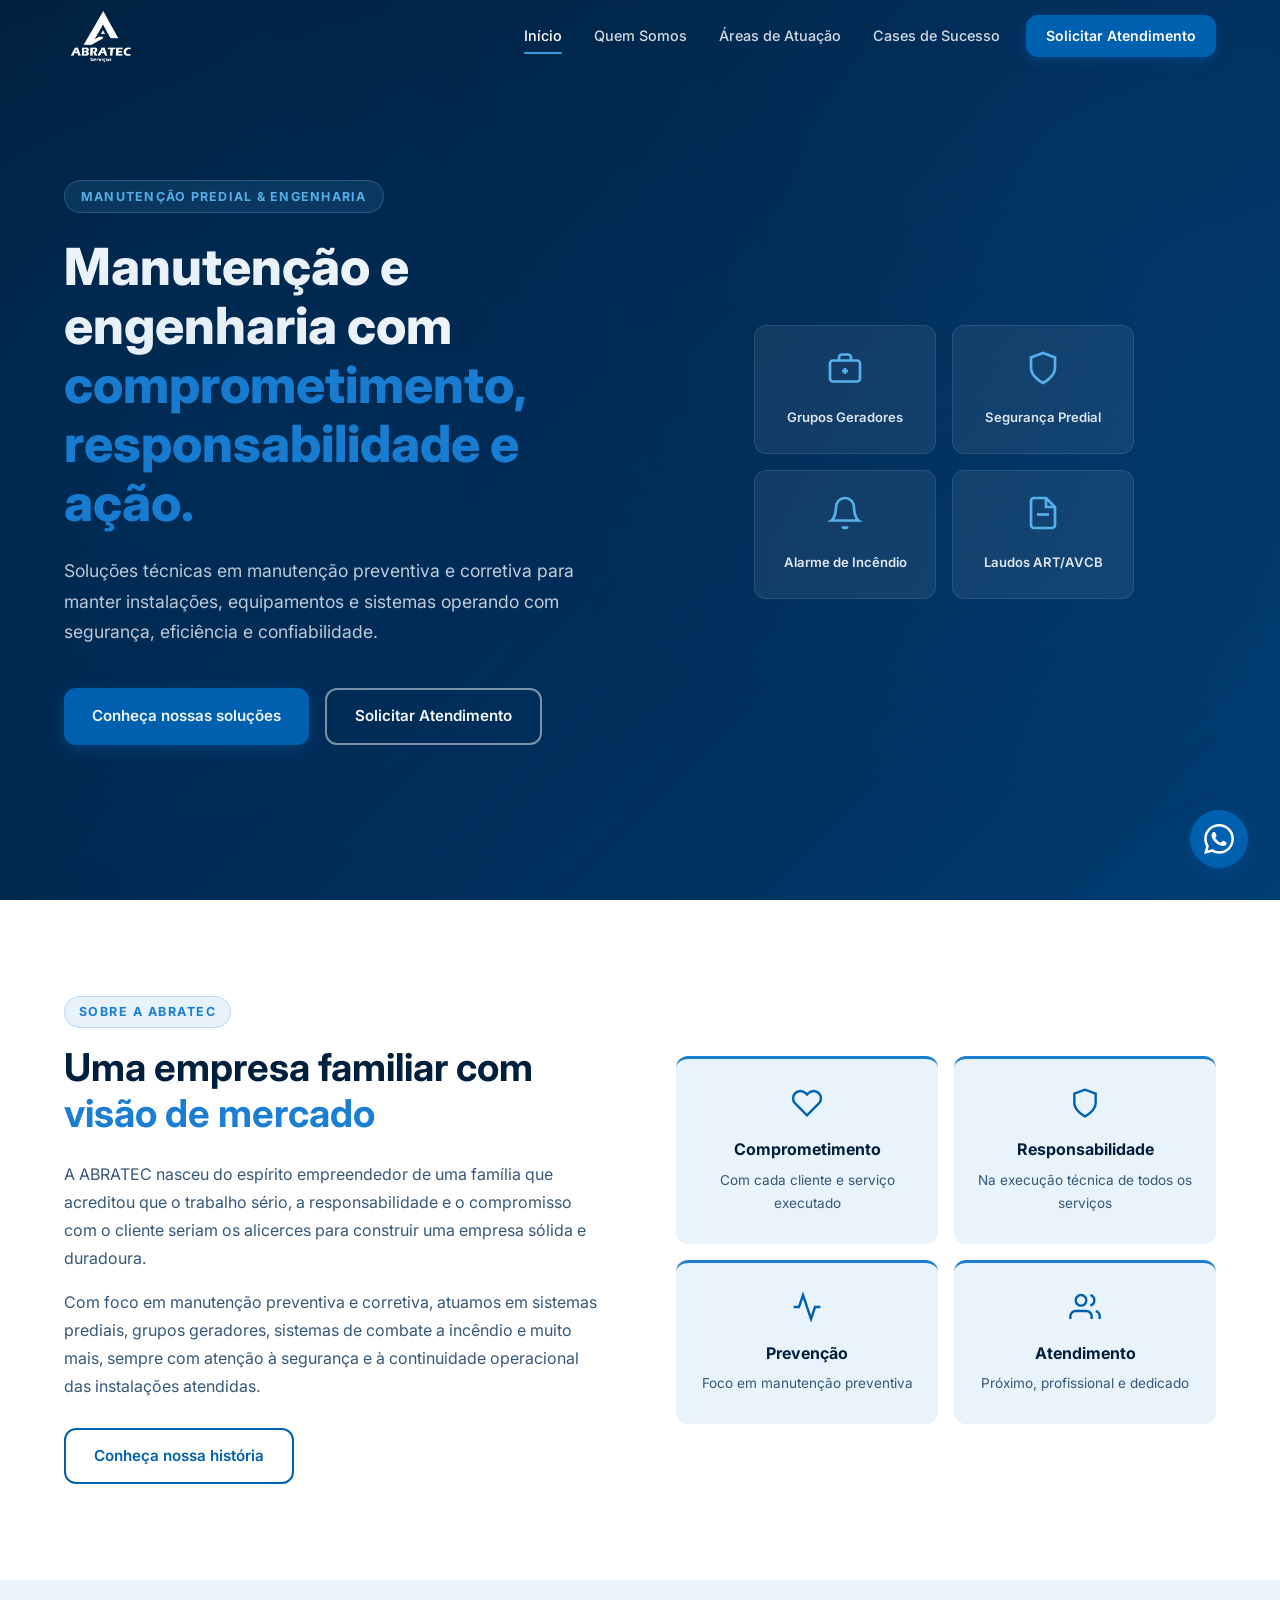
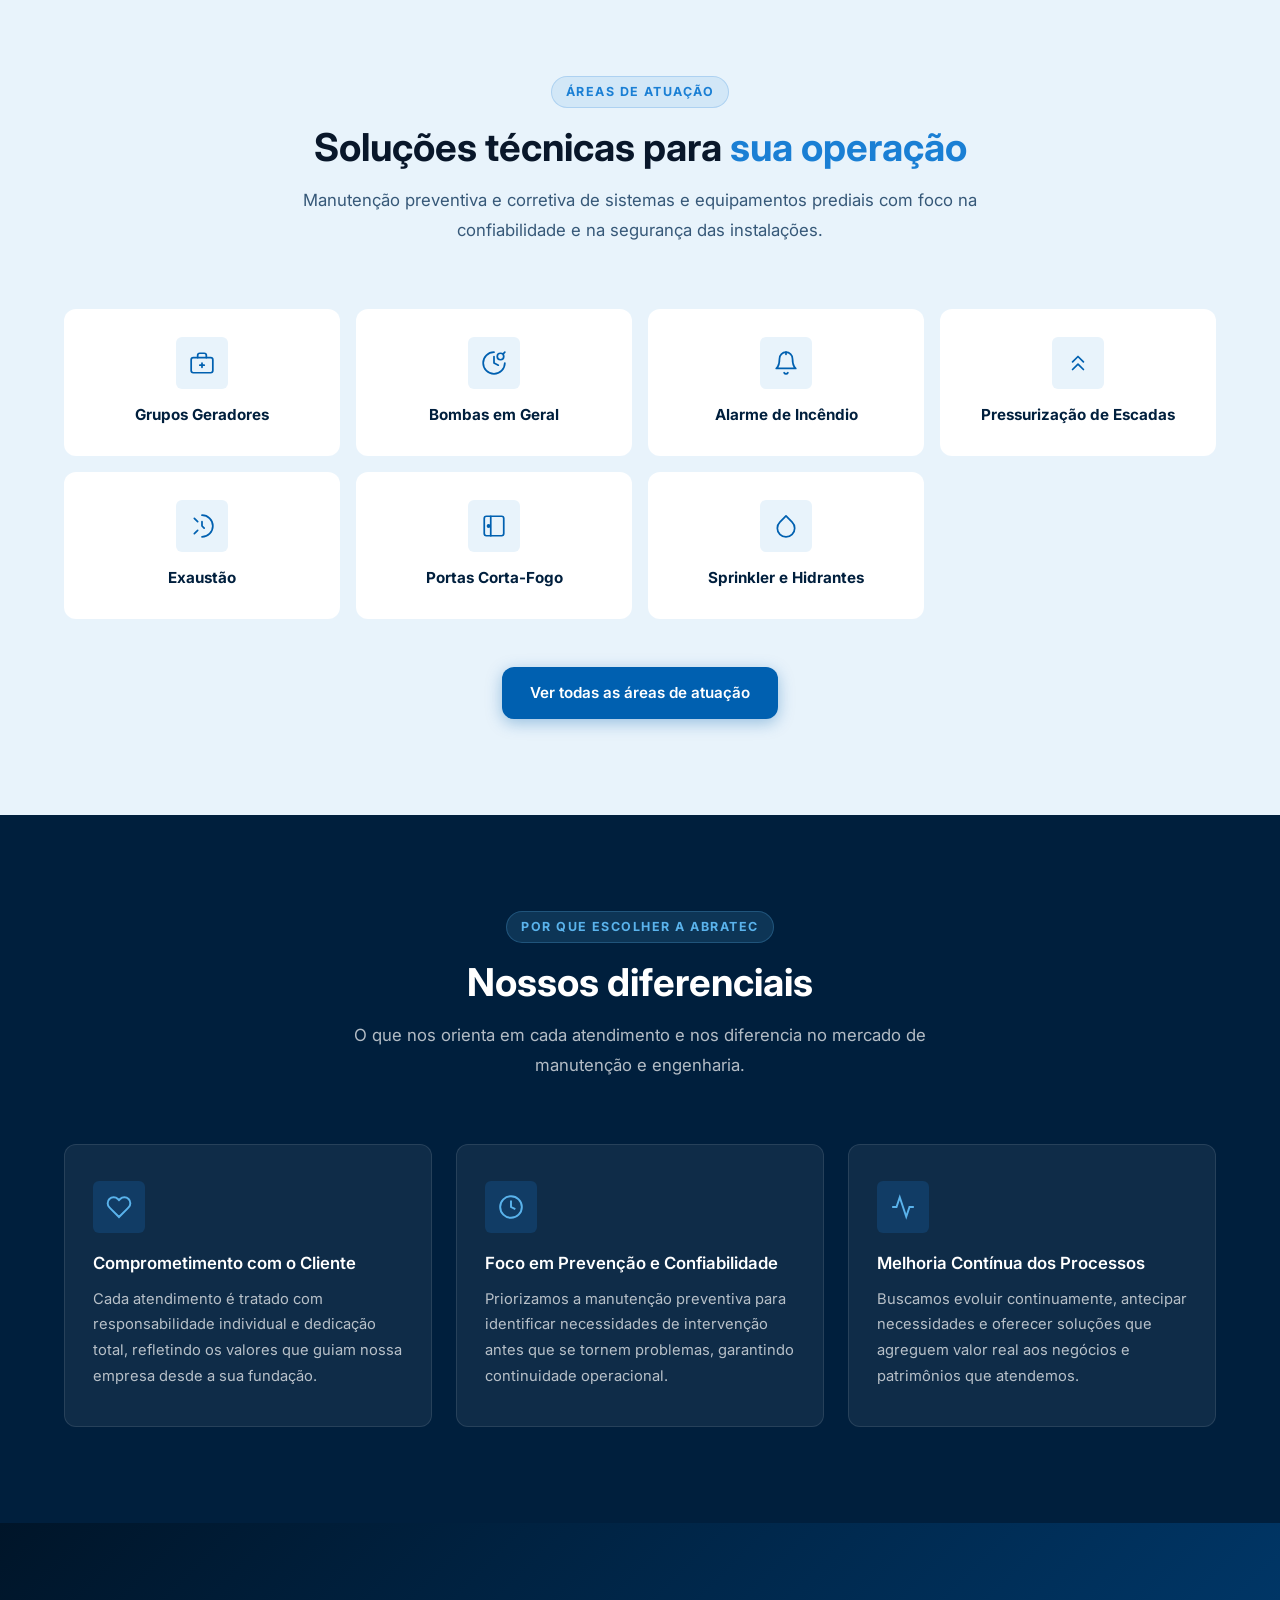
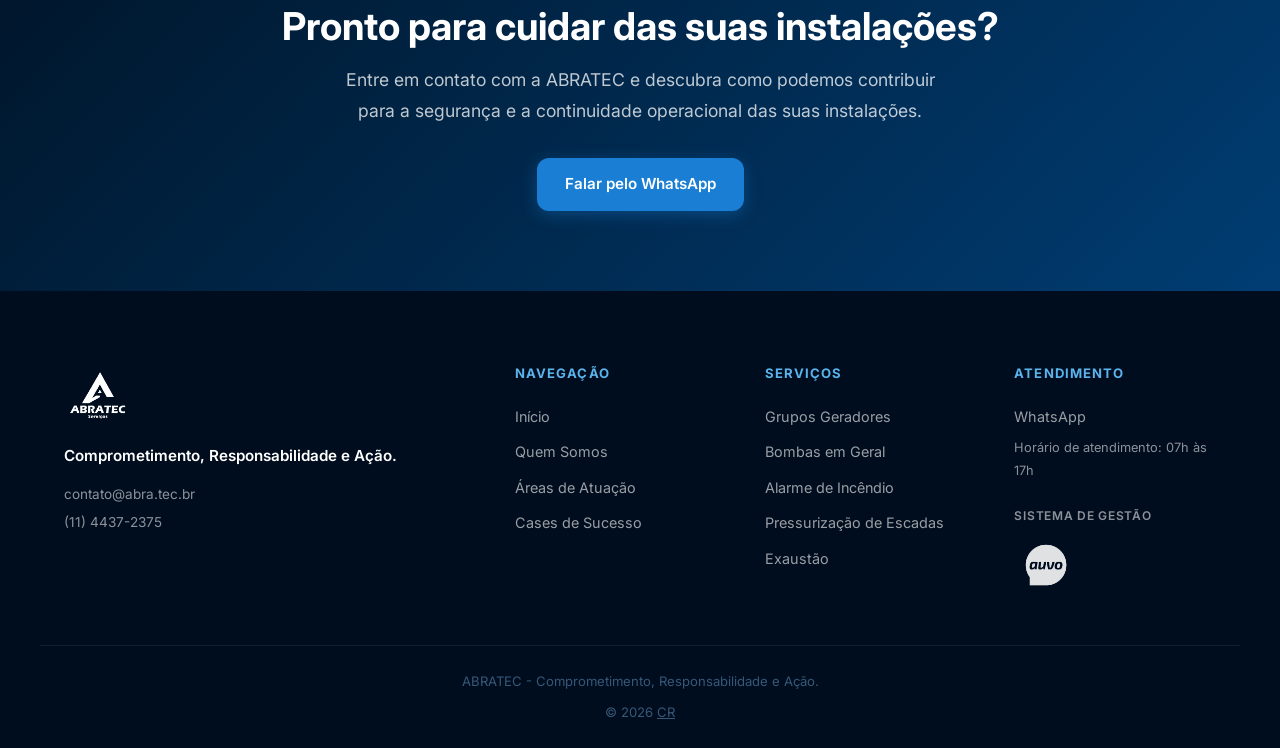
<file: index.html>
<!DOCTYPE html>
<html lang="pt-BR">
<head>
  <meta charset="UTF-8">
  <meta name="viewport" content="width=device-width, initial-scale=1.0">
  <title>ABRATEC | Manutenção Predial, Sistemas de Segurança e Engenharia</title>
  <meta name="description" content="Conheça a ABRATEC, especializada em manutenção preventiva e corretiva de grupos geradores, bombas, sistemas de incêndio, pressurização, exaustão e soluções técnicas para AVCB.">
  <meta property="og:type"        content="website">
  <meta property="og:locale"      content="pt_BR">
  <meta property="og:site_name"   content="ABRATEC">
  <meta property="og:title"       content="ABRATEC | Manutenção Predial, Sistemas de Segurança e Engenharia">
  <meta property="og:description" content="Soluções técnicas em manutenção preventiva e corretiva para instalações, equipamentos e sistemas prediais.">
  <meta property="og:image"        content="assets/logob.png">
  <link rel="icon" type="image/png" href="assets/Logo.jpg">
  <link rel="preconnect" href="https://fonts.googleapis.com">
  <link rel="preconnect" href="https://fonts.gstatic.com" crossorigin>
  <link href="https://fonts.googleapis.com/css2?family=Inter:wght@300;400;500;600;700;800&display=swap" rel="stylesheet">
  <link rel="stylesheet" href="styles.css">
</head>
<body data-page="home">

  <div id="site-header"></div>

  <main>

    <!-- HERO -->
    <section class="hero" id="inicio">
      <div class="hero-bg" aria-hidden="true"></div>
      <div class="container hero-container">
        <div class="hero-content reveal">
          <span class="hero-badge">Manutenção Predial &amp; Engenharia</span>
          <h1>Manutenção e engenharia com <span class="accent">comprometimento, responsabilidade e ação.</span></h1>
          <p class="hero-desc">Soluções técnicas em manutenção preventiva e corretiva para manter instalações, equipamentos e sistemas operando com segurança, eficiência e confiabilidade.</p>
          <div class="hero-buttons">
            <a href="servicos.html" class="btn-primary">Conheça nossas soluções</a>
            <a href="https://w.app/abratec" data-wa-link class="btn-secondary" target="_blank" rel="noopener noreferrer">Solicitar Atendimento</a>
          </div>
        </div>
        <div class="hero-visual reveal reveal-d2" aria-hidden="true">
          <div class="hero-card-grid">
            <div class="hero-card">
              <div class="hero-card-icon"><svg viewBox="0 0 24 24" fill="none" stroke="currentColor" stroke-width="1.8"><rect x="2" y="7" width="20" height="14" rx="2"/><path d="M16 7V5a2 2 0 0 0-2-2h-4a2 2 0 0 0-2 2v2"/><line x1="12" y1="12" x2="12" y2="16"/><line x1="10" y1="14" x2="14" y2="14"/></svg></div>
              <p>Grupos Geradores</p>
            </div>
            <div class="hero-card">
              <div class="hero-card-icon"><svg viewBox="0 0 24 24" fill="none" stroke="currentColor" stroke-width="1.8"><path d="M12 22s8-4 8-10V5l-8-3-8 3v7c0 6 8 10 8 10z"/></svg></div>
              <p>Segurança Predial</p>
            </div>
            <div class="hero-card">
              <div class="hero-card-icon"><svg viewBox="0 0 24 24" fill="none" stroke="currentColor" stroke-width="1.8"><path d="M18 8A6 6 0 0 0 6 8c0 7-3 9-3 9h18s-3-2-3-9"/><path d="M13.73 21a2 2 0 0 1-3.46 0"/></svg></div>
              <p>Alarme de Incêndio</p>
            </div>
            <div class="hero-card">
              <div class="hero-card-icon"><svg viewBox="0 0 24 24" fill="none" stroke="currentColor" stroke-width="1.8"><path d="M14 2H6a2 2 0 0 0-2 2v16a2 2 0 0 0 2 2h12a2 2 0 0 0 2-2V8z"/><polyline points="14 2 14 8 20 8"/><line x1="16" y1="13" x2="8" y2="13"/></svg></div>
              <p>Laudos ART/AVCB</p>
            </div>
          </div>
        </div>
      </div>
    </section>

    <!-- SOBRE -->
    <section class="sobre-home section-pad">
      <div class="container">
        <div class="sobre-grid">
          <div class="sobre-text reveal">
            <span class="section-label">Sobre a ABRATEC</span>
            <h2>Uma empresa familiar com <span class="accent">visão de mercado</span></h2>
            <p>A ABRATEC nasceu do espírito empreendedor de uma família que acreditou que o trabalho sério, a responsabilidade e o compromisso com o cliente seriam os alicerces para construir uma empresa sólida e duradoura.</p>
            <p>Com foco em manutenção preventiva e corretiva, atuamos em sistemas prediais, grupos geradores, sistemas de combate a incêndio e muito mais, sempre com atenção à segurança e à continuidade operacional das instalações atendidas.</p>
            <a href="quem-somos.html" class="btn-outline">Conheça nossa história</a>
          </div>
          <div class="sobre-visual reveal reveal-d2" aria-hidden="true">
            <div class="sobre-stat">
              <div class="stat-icon"><svg viewBox="0 0 24 24" fill="none" stroke="currentColor" stroke-width="1.8"><path d="M20.84 4.61a5.5 5.5 0 0 0-7.78 0L12 5.67l-1.06-1.06a5.5 5.5 0 0 0-7.78 7.78l1.06 1.06L12 21.23l7.78-7.78 1.06-1.06a5.5 5.5 0 0 0 0-7.78z"/></svg></div>
              <h4>Comprometimento</h4>
              <p>Com cada cliente e serviço executado</p>
            </div>
            <div class="sobre-stat">
              <div class="stat-icon"><svg viewBox="0 0 24 24" fill="none" stroke="currentColor" stroke-width="1.8"><path d="M12 22s8-4 8-10V5l-8-3-8 3v7c0 6 8 10 8 10z"/></svg></div>
              <h4>Responsabilidade</h4>
              <p>Na execução técnica de todos os serviços</p>
            </div>
            <div class="sobre-stat">
              <div class="stat-icon"><svg viewBox="0 0 24 24" fill="none" stroke="currentColor" stroke-width="1.8"><polyline points="22 12 18 12 15 21 9 3 6 12 2 12"/></svg></div>
              <h4>Prevenção</h4>
              <p>Foco em manutenção preventiva</p>
            </div>
            <div class="sobre-stat">
              <div class="stat-icon"><svg viewBox="0 0 24 24" fill="none" stroke="currentColor" stroke-width="1.8"><path d="M17 21v-2a4 4 0 0 0-4-4H5a4 4 0 0 0-4 4v2"/><circle cx="9" cy="7" r="4"/><path d="M23 21v-2a4 4 0 0 0-3-3.87"/><path d="M16 3.13a4 4 0 0 1 0 7.75"/></svg></div>
              <h4>Atendimento</h4>
              <p>Próximo, profissional e dedicado</p>
            </div>
          </div>
        </div>
      </div>
    </section>

    <!-- SERVIÇOS RESUMO -->
    <section class="servicos-resumo section-pad">
      <div class="container">
        <div class="section-header reveal">
          <span class="section-label">Áreas de Atuação</span>
          <h2>Soluções técnicas para <span class="accent">sua operação</span></h2>
          <p>Manutenção preventiva e corretiva de sistemas e equipamentos prediais com foco na confiabilidade e na segurança das instalações.</p>
        </div>
        <div class="servicos-mini-grid" id="servicosResumoGrid">
          <!-- Injetado pelo script.js -->
        </div>
        <div class="servicos-resumo-cta reveal">
          <a href="servicos.html" class="btn-primary">Ver todas as áreas de atuação</a>
        </div>
      </div>
    </section>

    <!-- DIFERENCIAIS -->
    <section class="diferenciais-home section-pad">
      <div class="container">
        <div class="section-header reveal">
          <span class="section-label">Por que escolher a ABRATEC</span>
          <h2>Nossos diferenciais</h2>
          <p>O que nos orienta em cada atendimento e nos diferencia no mercado de manutenção e engenharia.</p>
        </div>
        <div class="dif-home-grid">
          <div class="dif-home-card reveal">
            <div class="dif-home-icon"><svg viewBox="0 0 24 24" fill="none" stroke="currentColor" stroke-width="1.8"><path d="M20.84 4.61a5.5 5.5 0 0 0-7.78 0L12 5.67l-1.06-1.06a5.5 5.5 0 0 0-7.78 7.78l1.06 1.06L12 21.23l7.78-7.78 1.06-1.06a5.5 5.5 0 0 0 0-7.78z"/></svg></div>
            <h3>Comprometimento com o Cliente</h3>
            <p>Cada atendimento é tratado com responsabilidade individual e dedicação total, refletindo os valores que guiam nossa empresa desde a sua fundação.</p>
          </div>
          <div class="dif-home-card reveal reveal-d1">
            <div class="dif-home-icon"><svg viewBox="0 0 24 24" fill="none" stroke="currentColor" stroke-width="1.8"><circle cx="12" cy="12" r="10"/><path d="M12 6v6l4 2"/></svg></div>
            <h3>Foco em Prevenção e Confiabilidade</h3>
            <p>Priorizamos a manutenção preventiva para identificar necessidades de intervenção antes que se tornem problemas, garantindo continuidade operacional.</p>
          </div>
          <div class="dif-home-card reveal reveal-d2">
            <div class="dif-home-icon"><svg viewBox="0 0 24 24" fill="none" stroke="currentColor" stroke-width="1.8"><polyline points="22 12 18 12 15 21 9 3 6 12 2 12"/></svg></div>
            <h3>Melhoria Contínua dos Processos</h3>
            <p>Buscamos evoluir continuamente, antecipar necessidades e oferecer soluções que agreguem valor real aos negócios e patrimônios que atendemos.</p>
          </div>
        </div>
      </div>
    </section>

    <!-- CTA BAND -->
    <section class="cta-band">
      <div class="container cta-band-inner">
        <h2>Pronto para cuidar das suas instalações?</h2>
        <p>Entre em contato com a ABRATEC e descubra como podemos contribuir para a segurança e a continuidade operacional das suas instalações.</p>
        <div class="cta-band-buttons">
          <a href="https://w.app/abratec" data-wa-link class="btn-blue-light" target="_blank" rel="noopener noreferrer">Falar pelo WhatsApp</a>
        </div>
      </div>
    </section>

  </main>

  <div id="site-footer"></div>
  <div id="site-float"></div>

  <script src="config.js"></script>
  <script src="components.js"></script>
  <script src="script.js"></script>
</body>
</html>
</file>
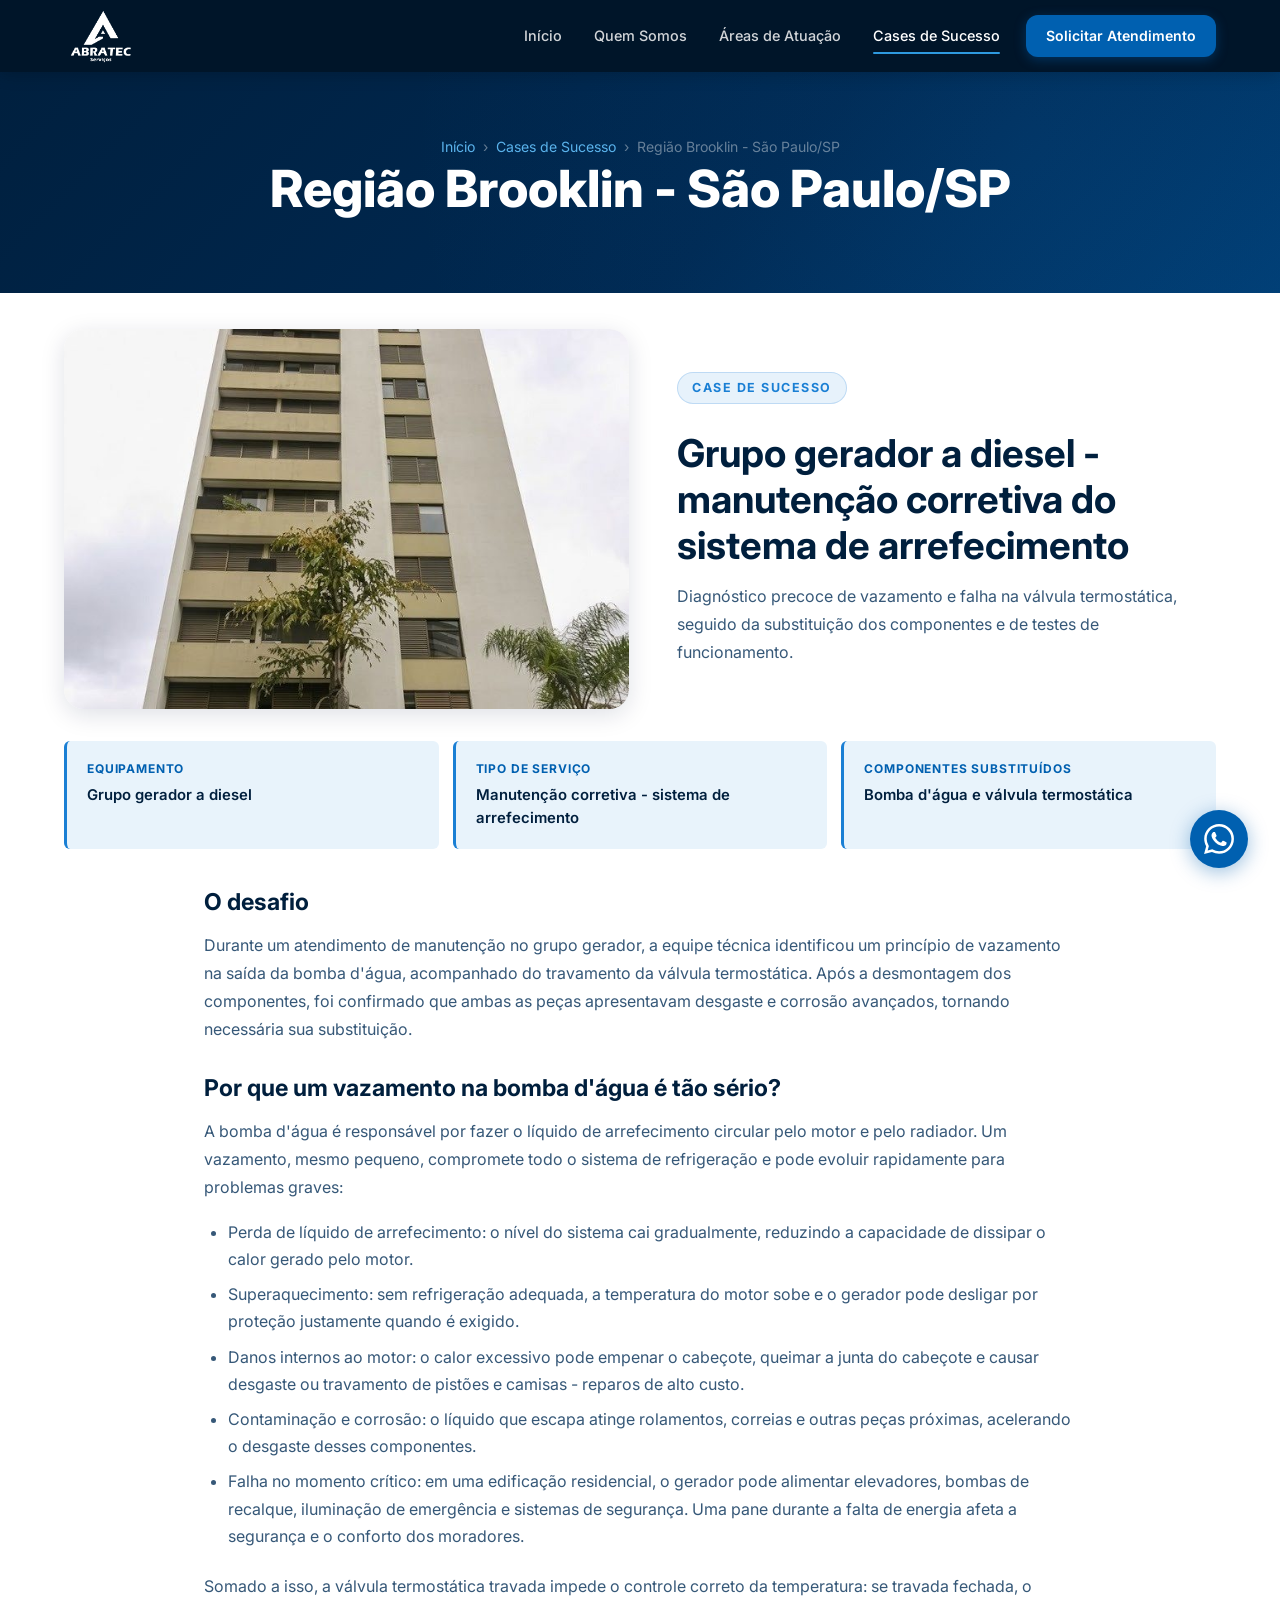
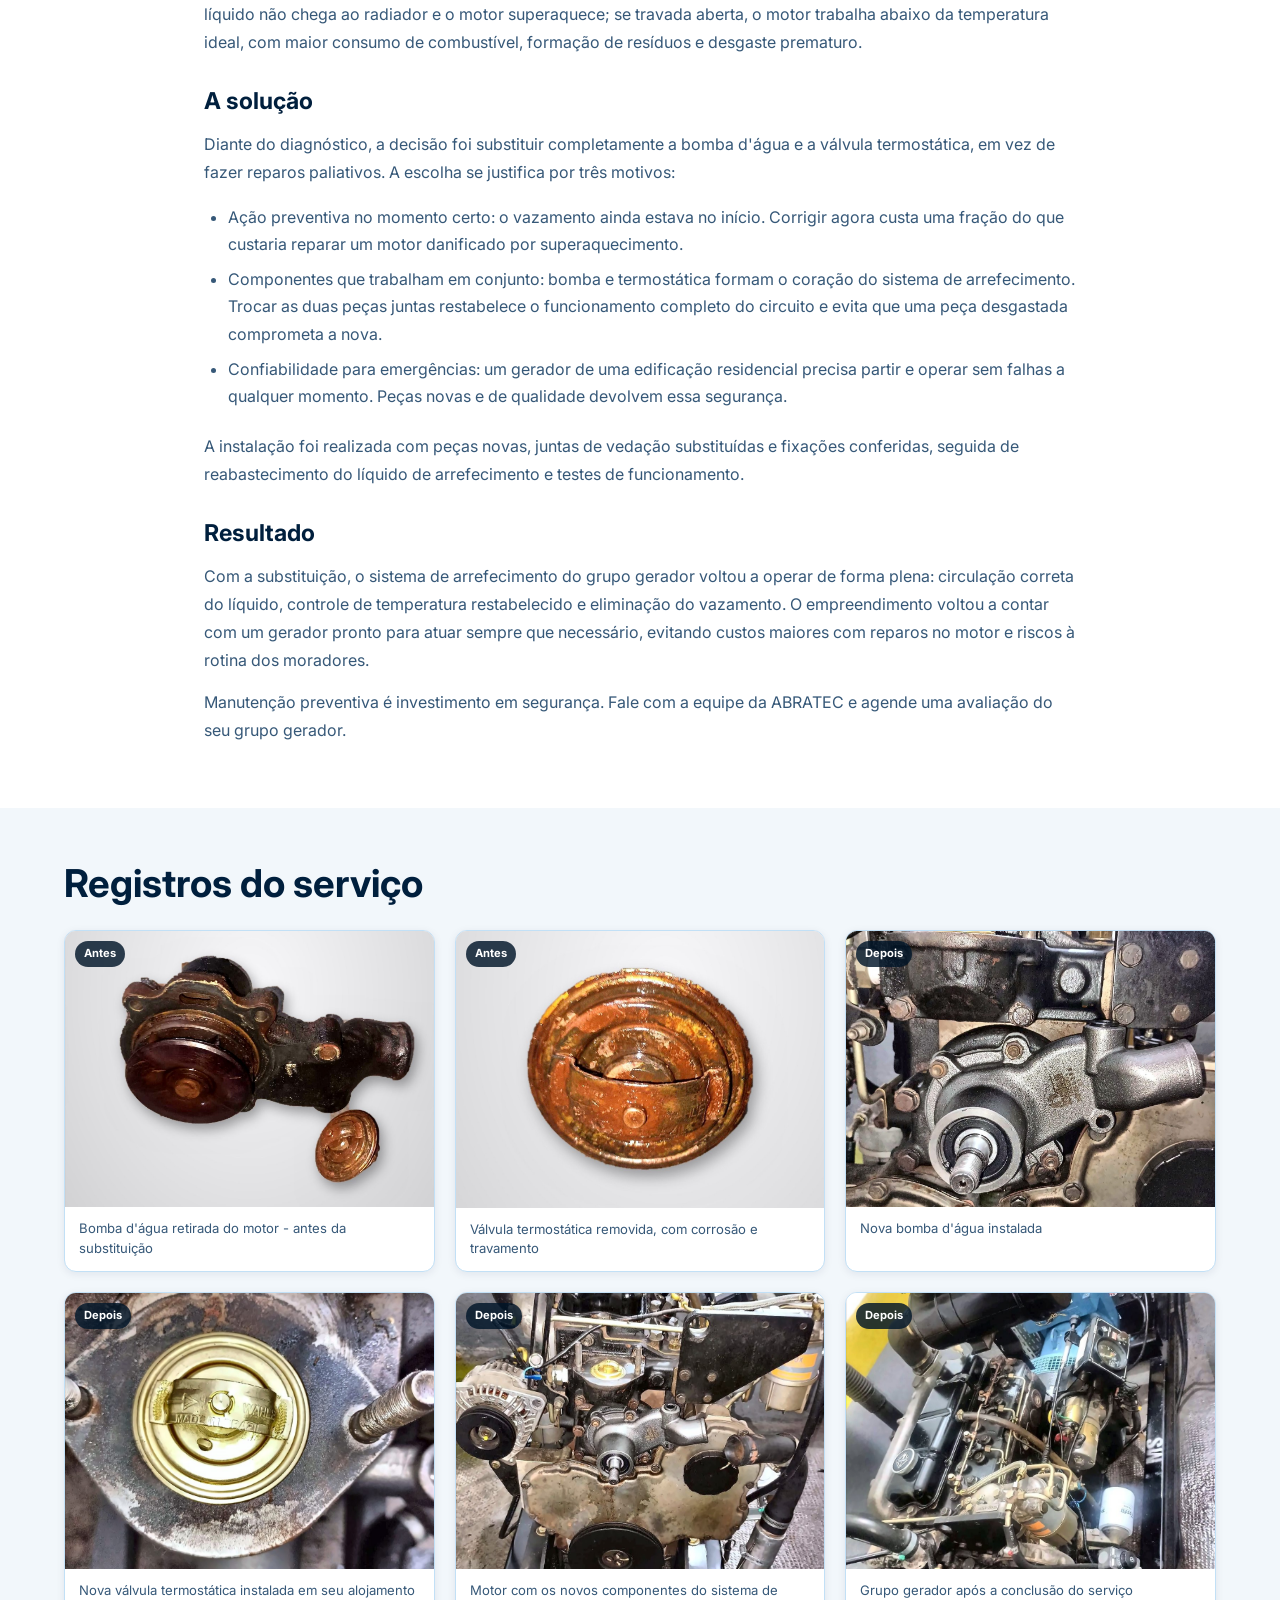
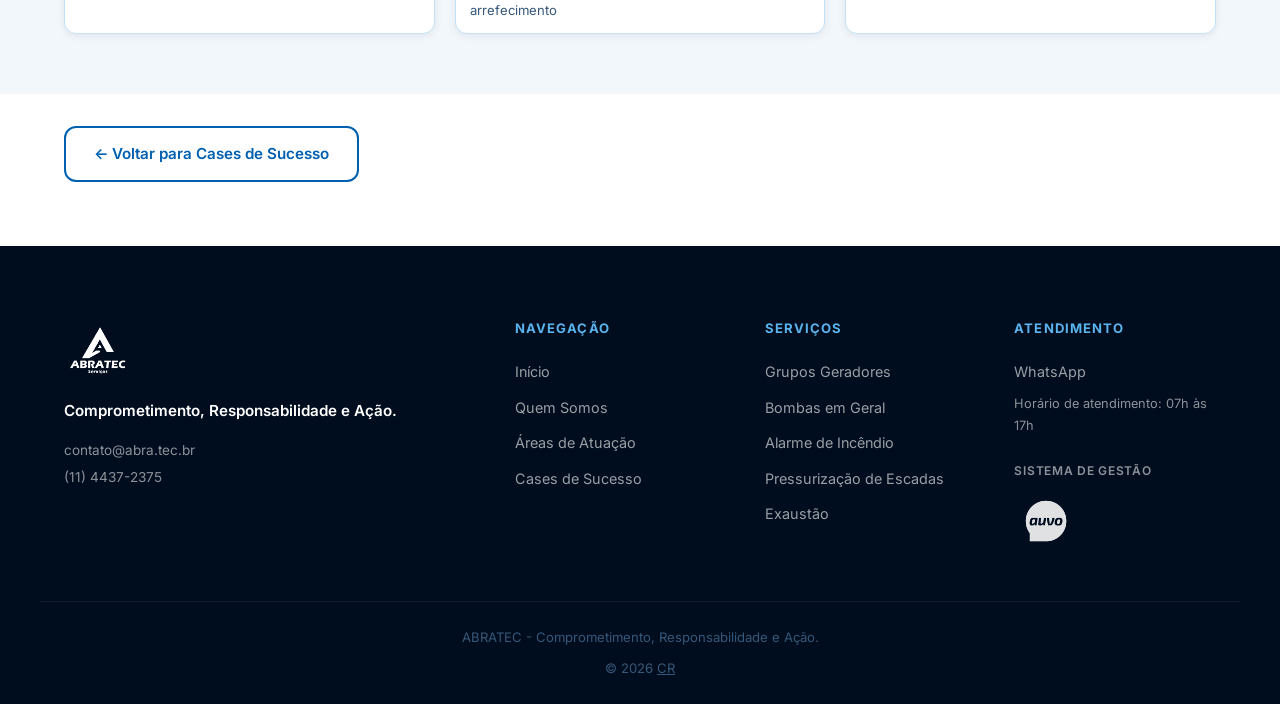
<file: cases/brooklin/index.html>
<!DOCTYPE html>
<html lang="pt-BR">
<head>
  <meta charset="UTF-8">
  <meta name="viewport" content="width=device-width, initial-scale=1.0">
  <base href="../../">
  <title>Região Brooklin - São Paulo/SP | Cases de Sucesso ABRATEC</title>
  <meta name="description" content="Case de sucesso da ABRATEC na Região Brooklin: manutenção corretiva do sistema de arrefecimento de um grupo gerador.">
  <link rel="icon" type="image/png" href="assets/logob.png">
  <link rel="preconnect" href="https://fonts.googleapis.com">
  <link rel="preconnect" href="https://fonts.gstatic.com" crossorigin>
  <link href="https://fonts.googleapis.com/css2?family=Inter:wght@300;400;500;600;700;800&display=swap" rel="stylesheet">
  <link rel="stylesheet" href="styles.css">
</head>
<body data-page="cases" data-case-slug="brooklin" class="page-inner">
  <div id="site-header"></div>
  <main id="caseDetail"></main>
  <div id="site-footer"></div>
  <div id="site-float"></div>
  <script src="config.js"></script>
  <script src="components.js"></script>
  <script src="script.js"></script>
  <script src="cases-data.js"></script>
  <script src="case-detail.js"></script>
</body>
</html>
</file>
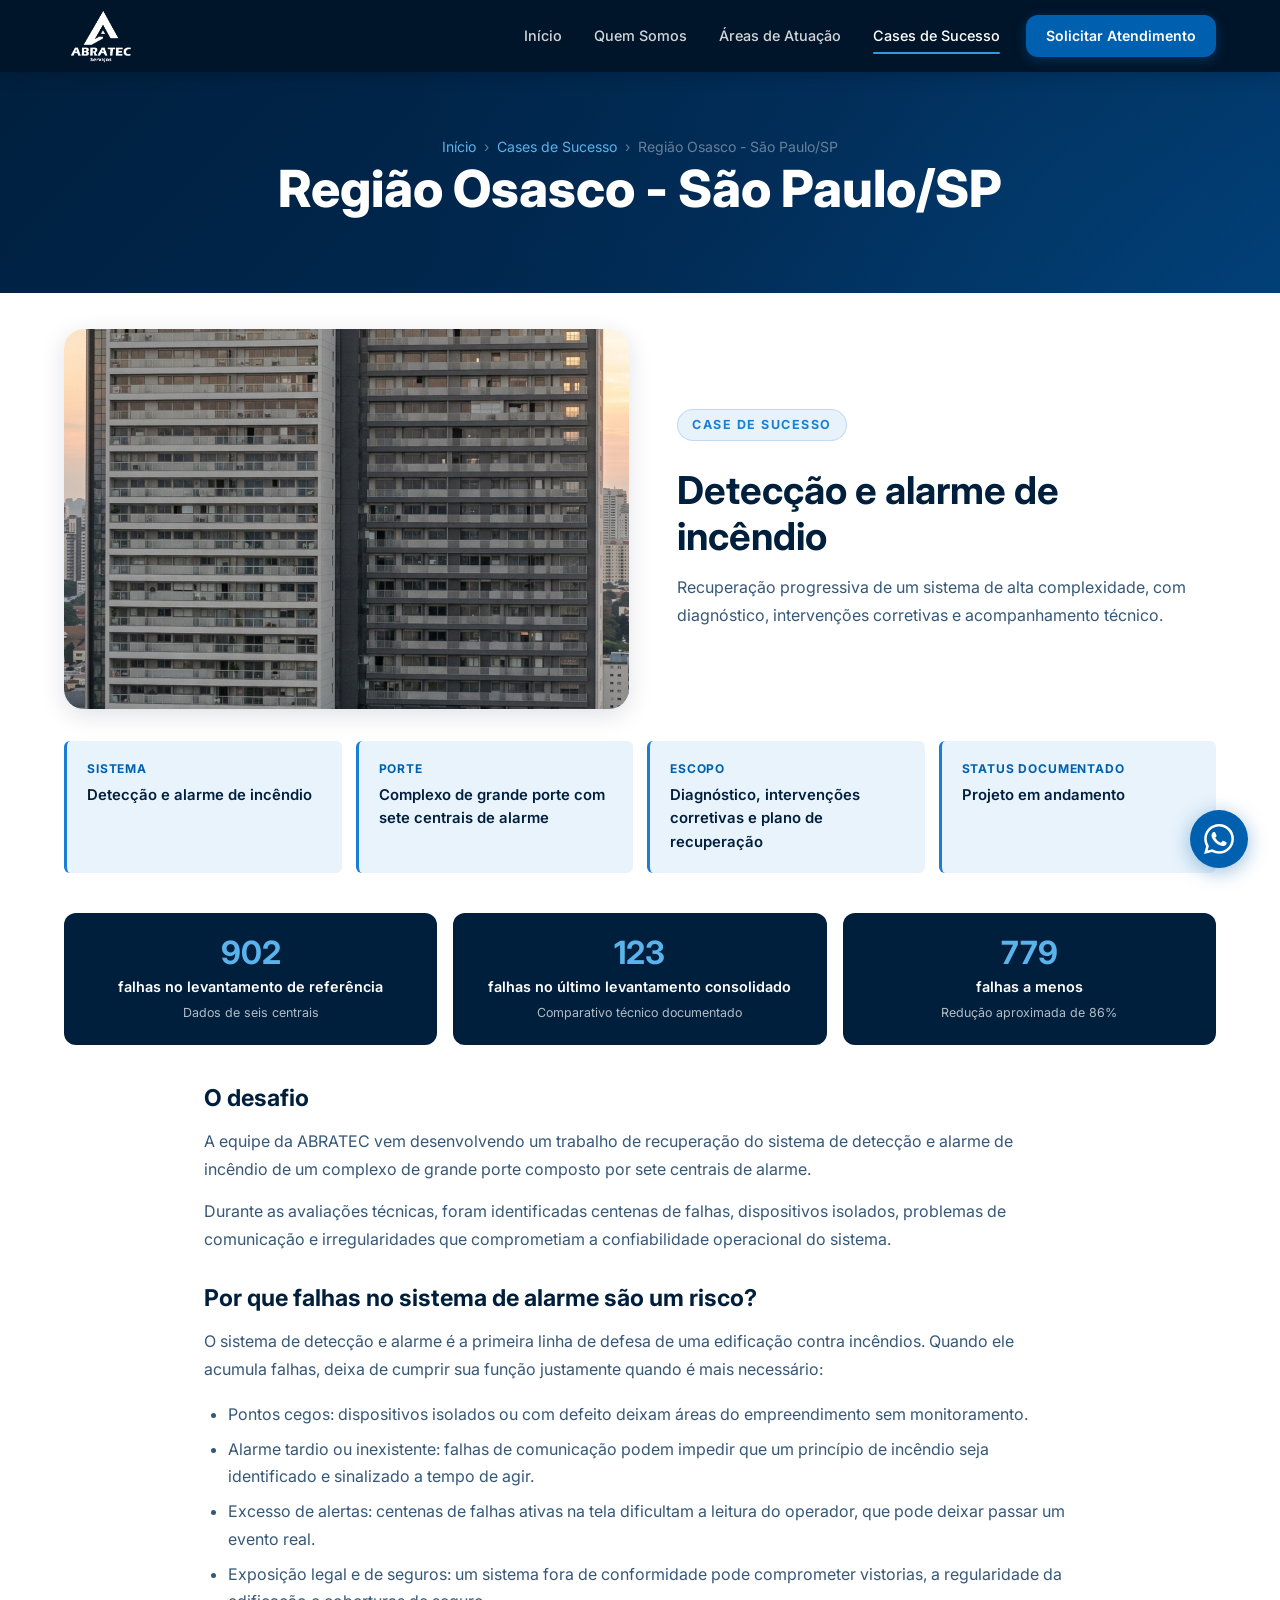
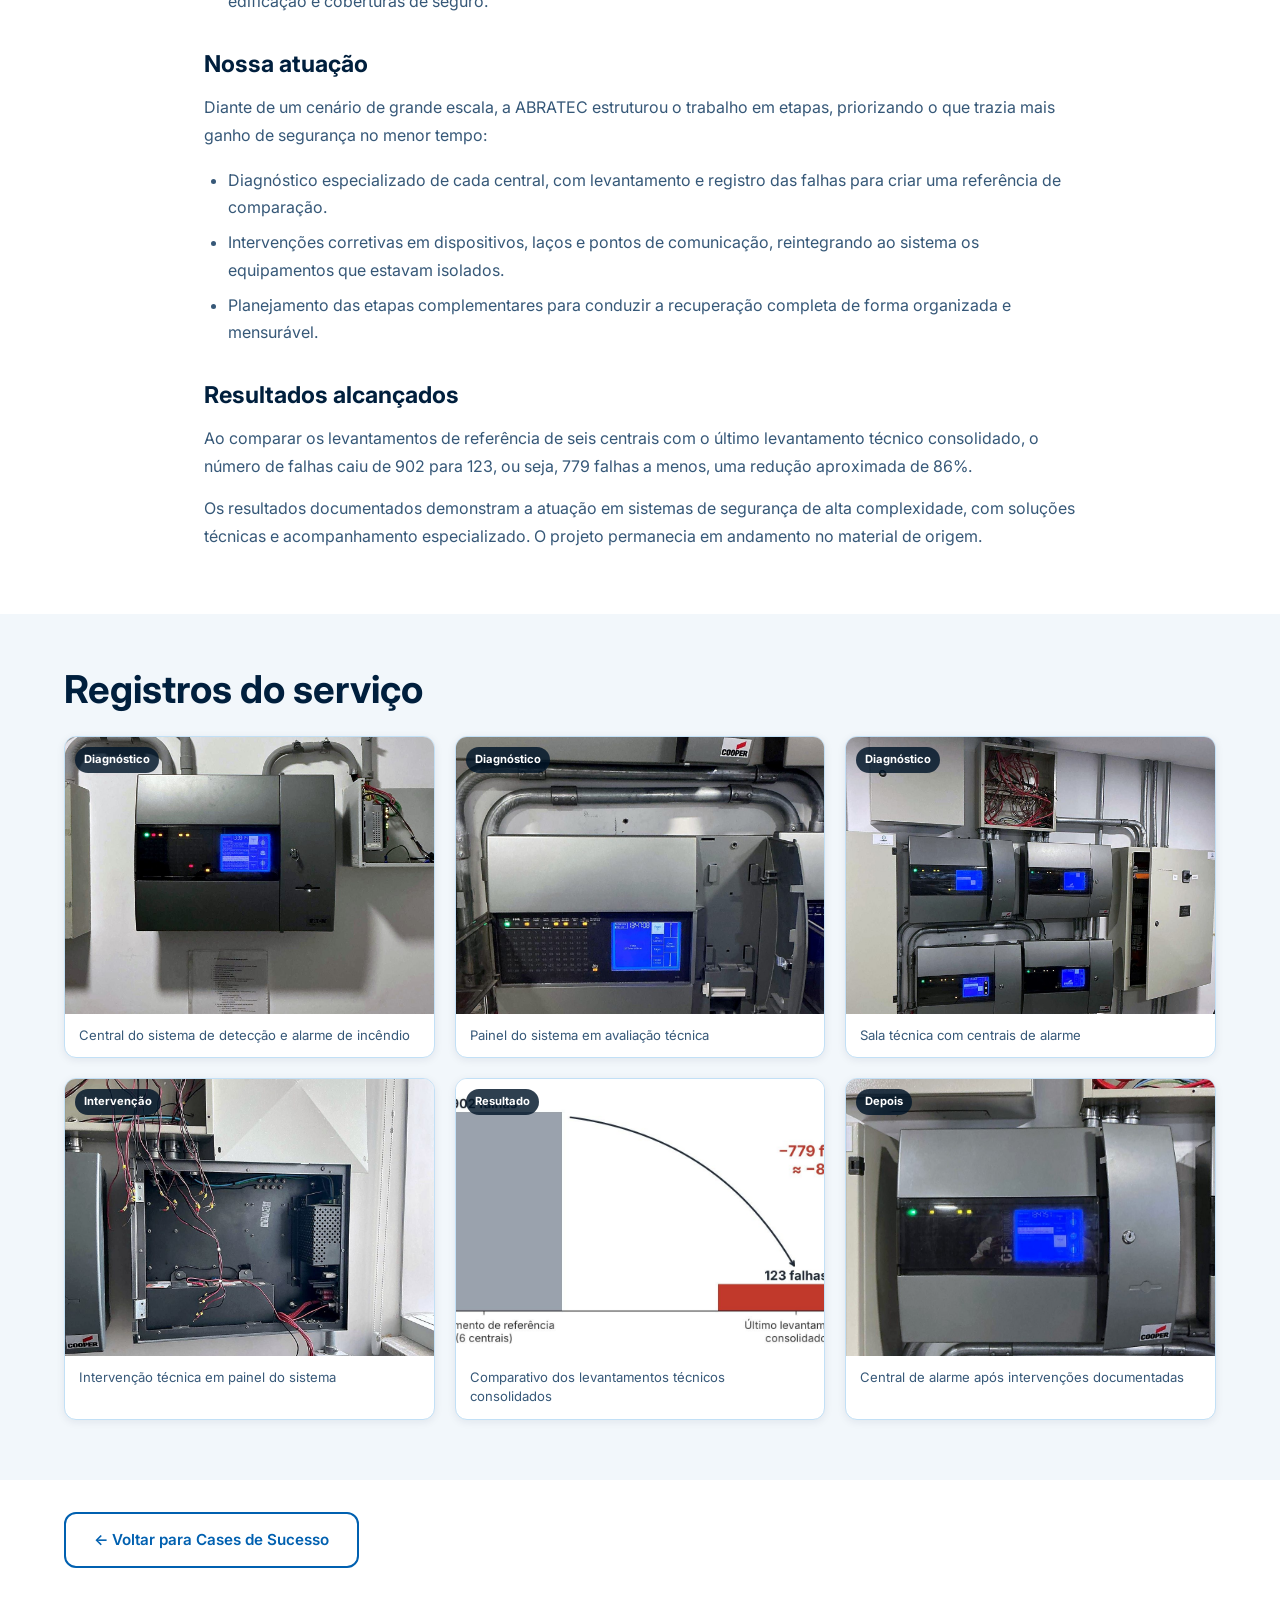
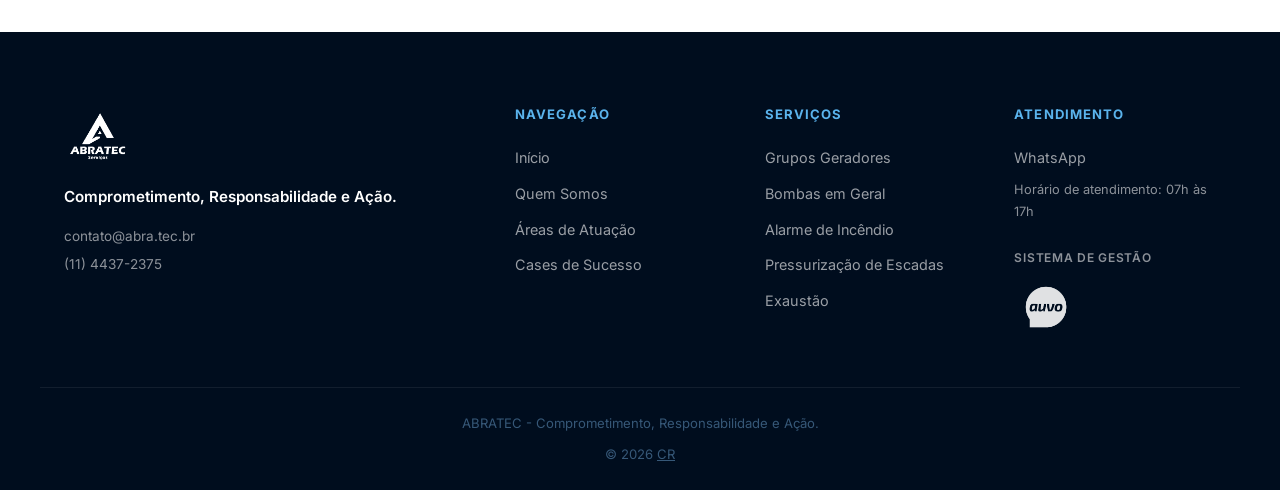
<file: cases/osasco/index.html>
<!DOCTYPE html>
<html lang="pt-BR">
<head>
  <meta charset="UTF-8">
  <meta name="viewport" content="width=device-width, initial-scale=1.0">
  <base href="../../">
  <title>Região Osasco - São Paulo/SP | Cases de Sucesso ABRATEC</title>
  <meta name="description" content="Case de sucesso da ABRATEC na Região Osasco: recuperação de sistema de detecção e alarme de incêndio.">
  <link rel="icon" type="image/png" href="assets/logob.png">
  <link rel="preconnect" href="https://fonts.googleapis.com">
  <link rel="preconnect" href="https://fonts.gstatic.com" crossorigin>
  <link href="https://fonts.googleapis.com/css2?family=Inter:wght@300;400;500;600;700;800&display=swap" rel="stylesheet">
  <link rel="stylesheet" href="styles.css">
</head>
<body data-page="cases" data-case-slug="osasco" class="page-inner">
  <div id="site-header"></div>
  <main id="caseDetail"></main>
  <div id="site-footer"></div>
  <div id="site-float"></div>
  <script src="config.js"></script>
  <script src="components.js"></script>
  <script src="script.js"></script>
  <script src="cases-data.js"></script>
  <script src="case-detail.js"></script>
</body>
</html>
</file>
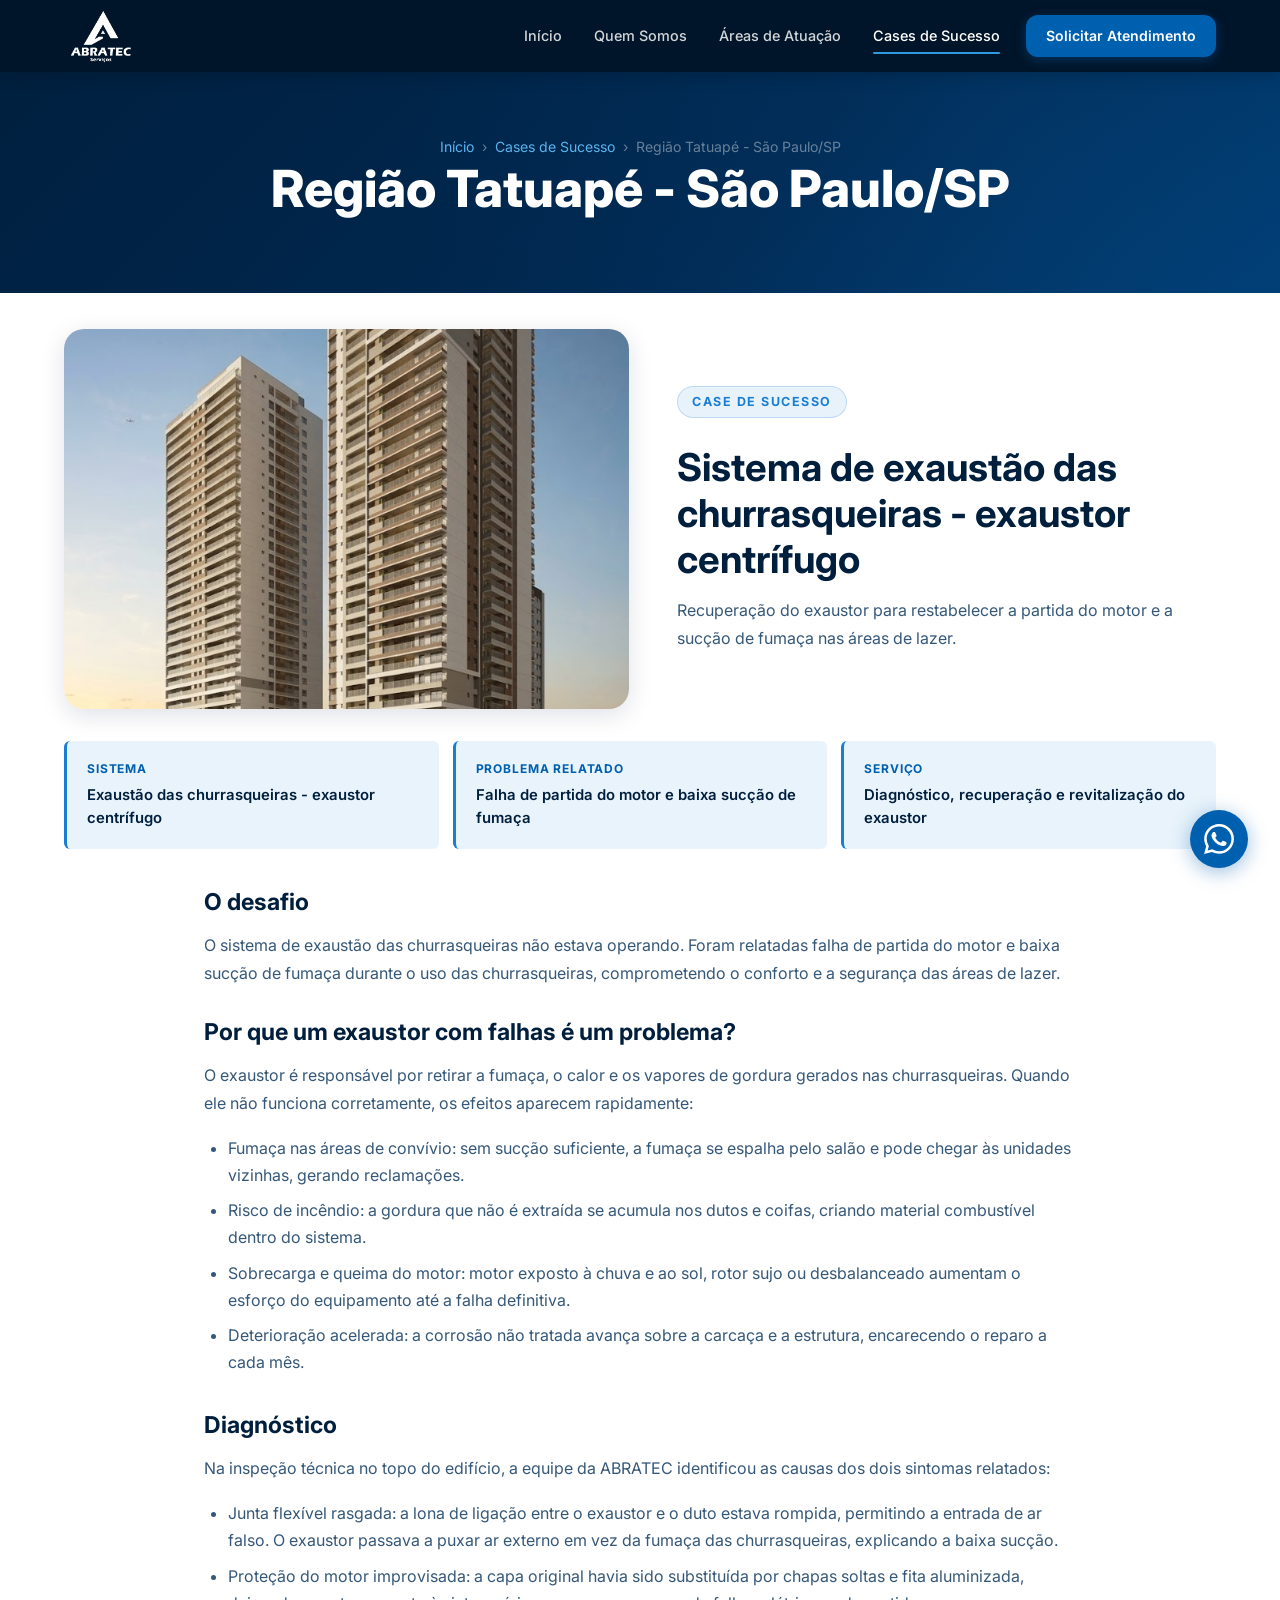
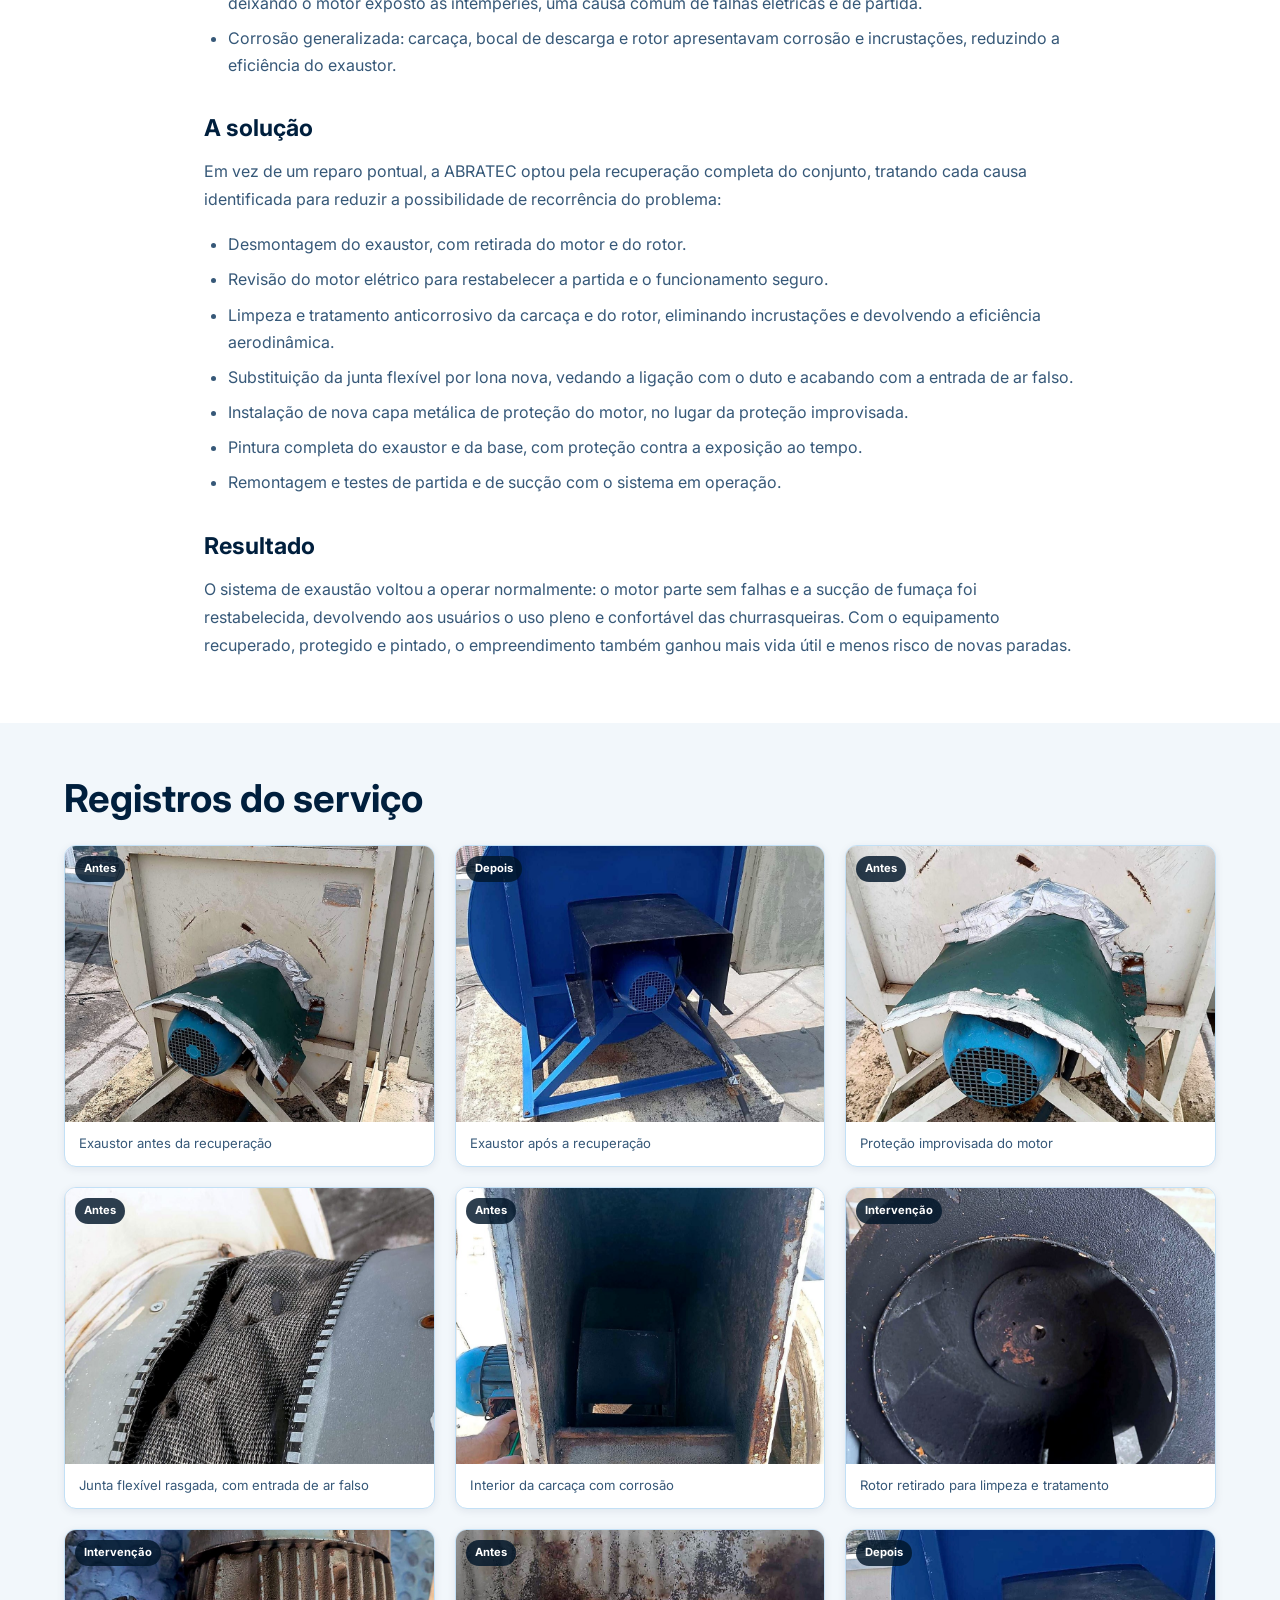
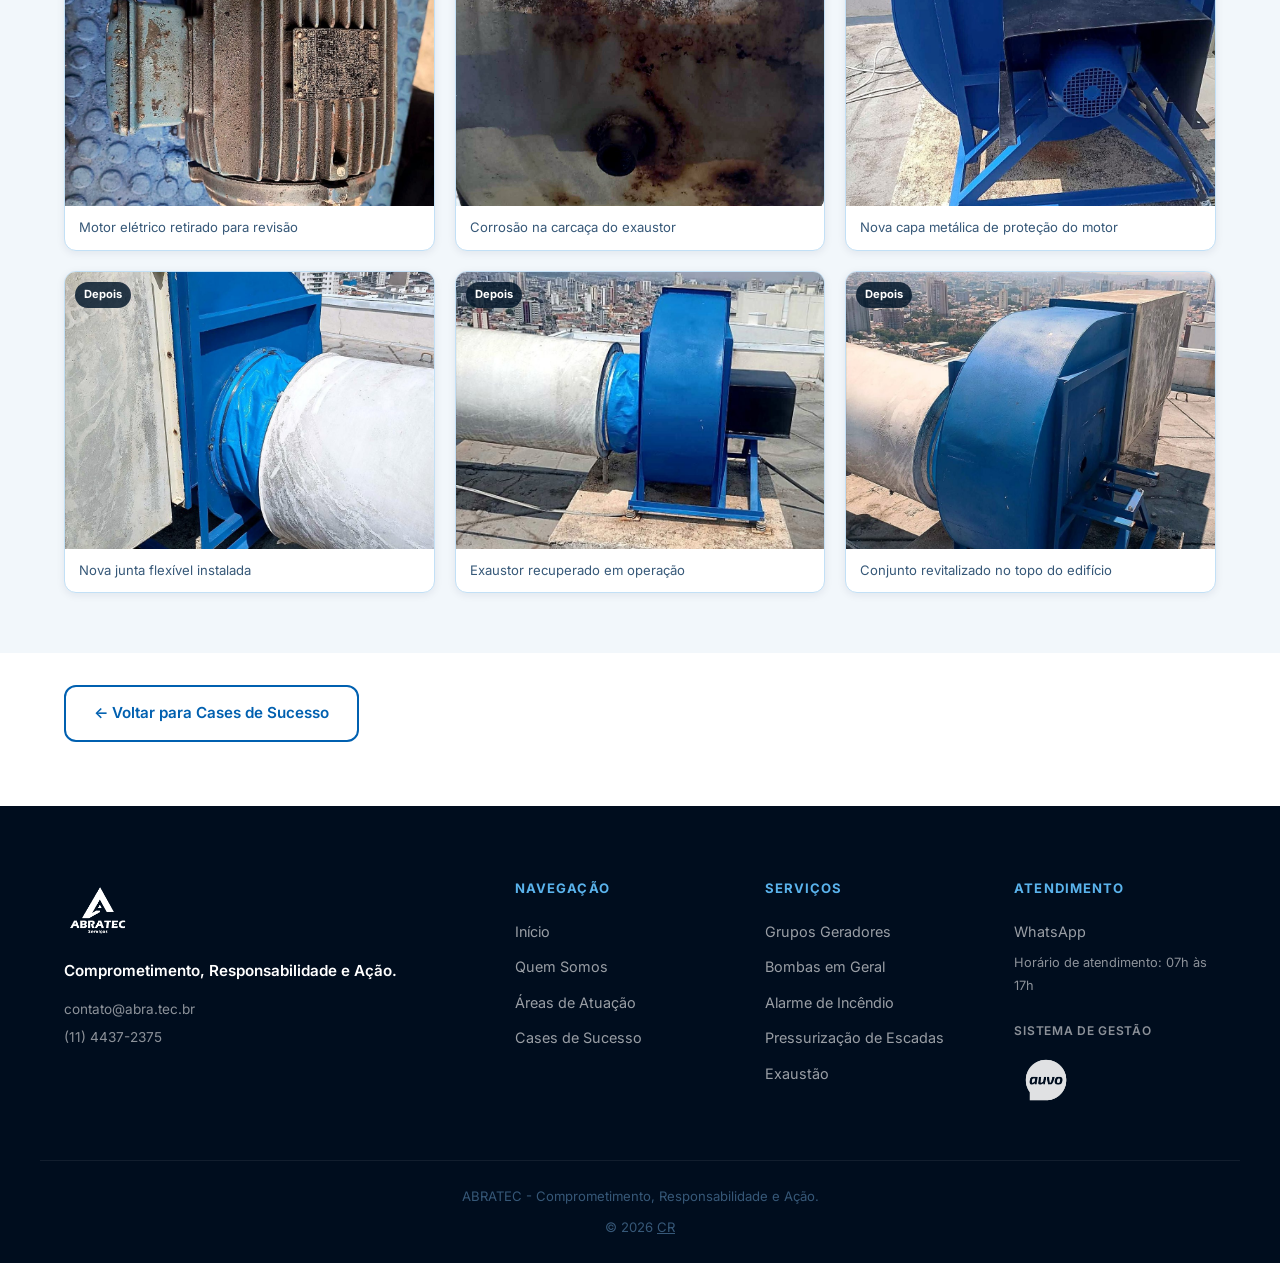
<file: cases/tatuape/index.html>
<!DOCTYPE html>
<html lang="pt-BR">
<head>
  <meta charset="UTF-8">
  <meta name="viewport" content="width=device-width, initial-scale=1.0">
  <base href="../../">
  <title>Região Tatuapé - São Paulo/SP | Cases de Sucesso ABRATEC</title>
  <meta name="description" content="Case de sucesso da ABRATEC na Região Tatuapé: recuperação do sistema de exaustão das churrasqueiras.">
  <link rel="icon" type="image/png" href="assets/logob.png">
  <link rel="preconnect" href="https://fonts.googleapis.com">
  <link rel="preconnect" href="https://fonts.gstatic.com" crossorigin>
  <link href="https://fonts.googleapis.com/css2?family=Inter:wght@300;400;500;600;700;800&display=swap" rel="stylesheet">
  <link rel="stylesheet" href="styles.css">
</head>
<body data-page="cases" data-case-slug="tatuape" class="page-inner">
  <div id="site-header"></div>
  <main id="caseDetail"></main>
  <div id="site-footer"></div>
  <div id="site-float"></div>
  <script src="config.js"></script>
  <script src="components.js"></script>
  <script src="script.js"></script>
  <script src="cases-data.js"></script>
  <script src="case-detail.js"></script>
</body>
</html>
</file>
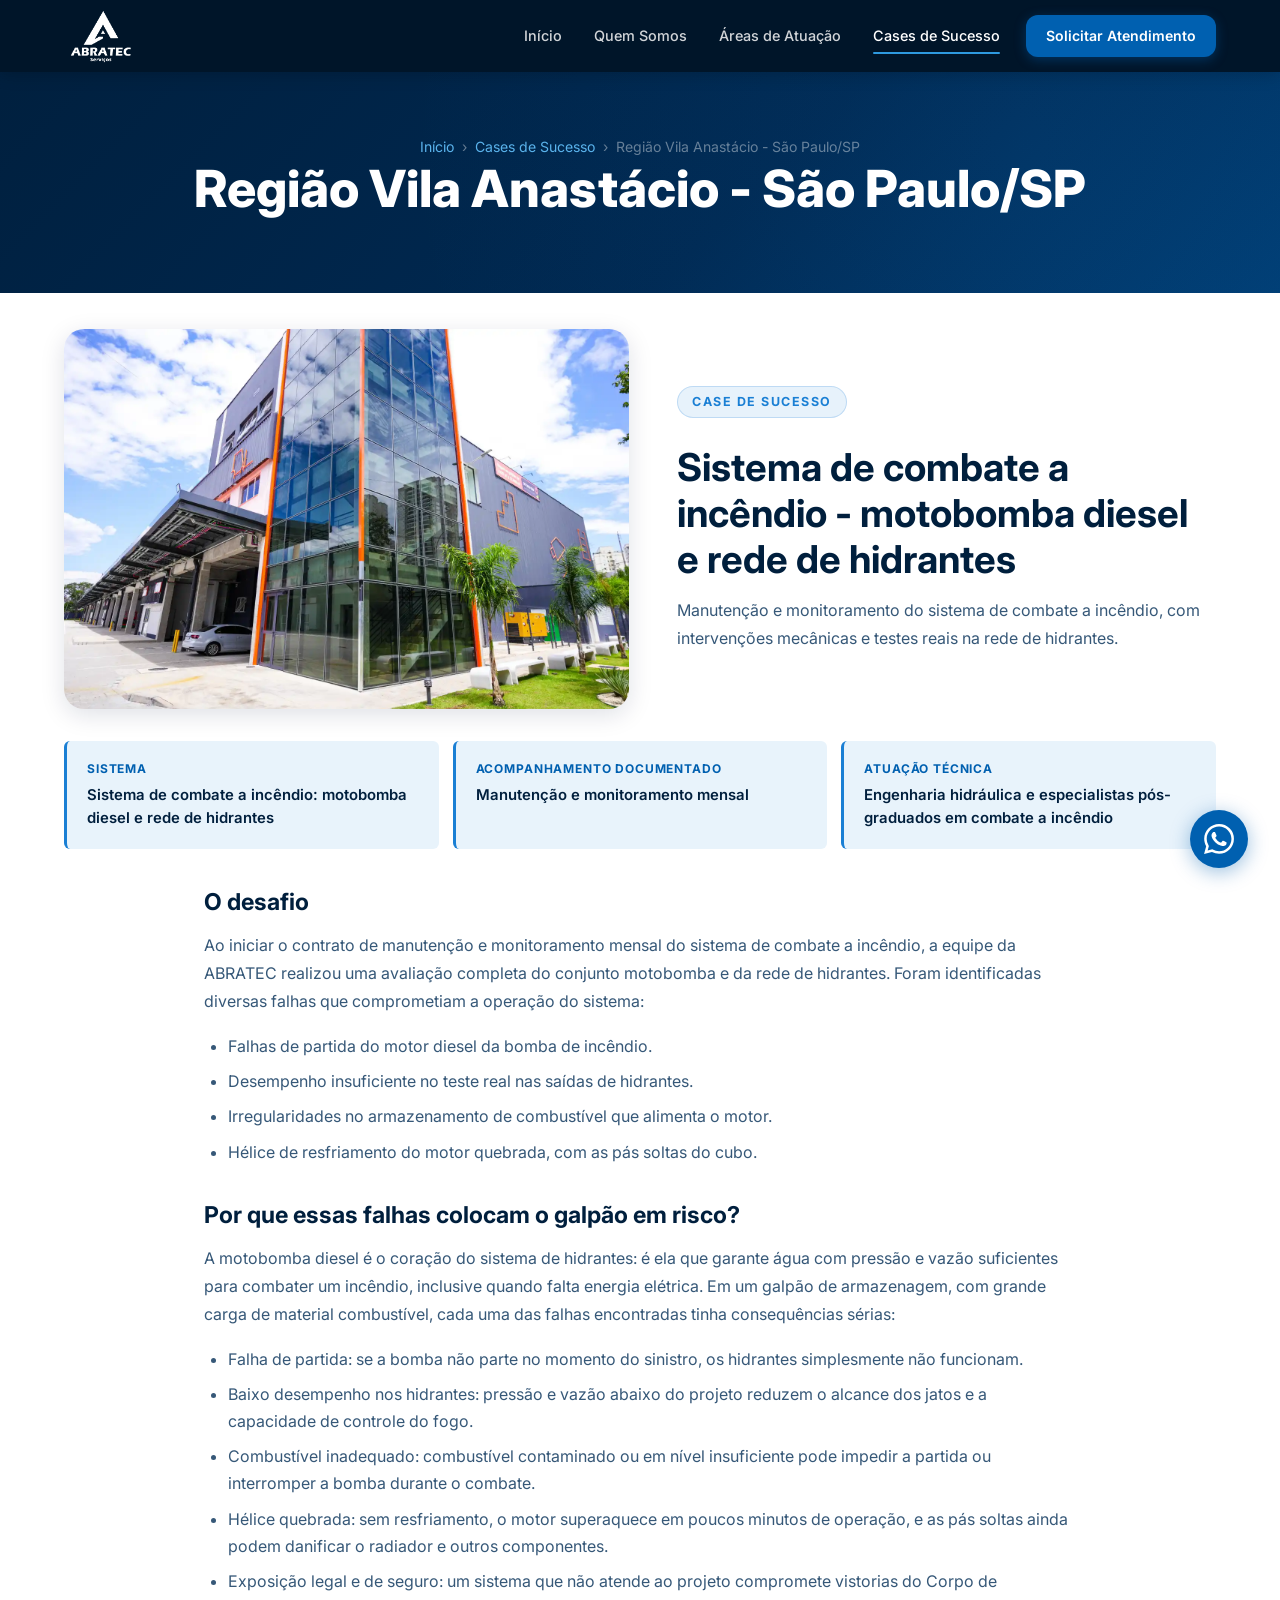
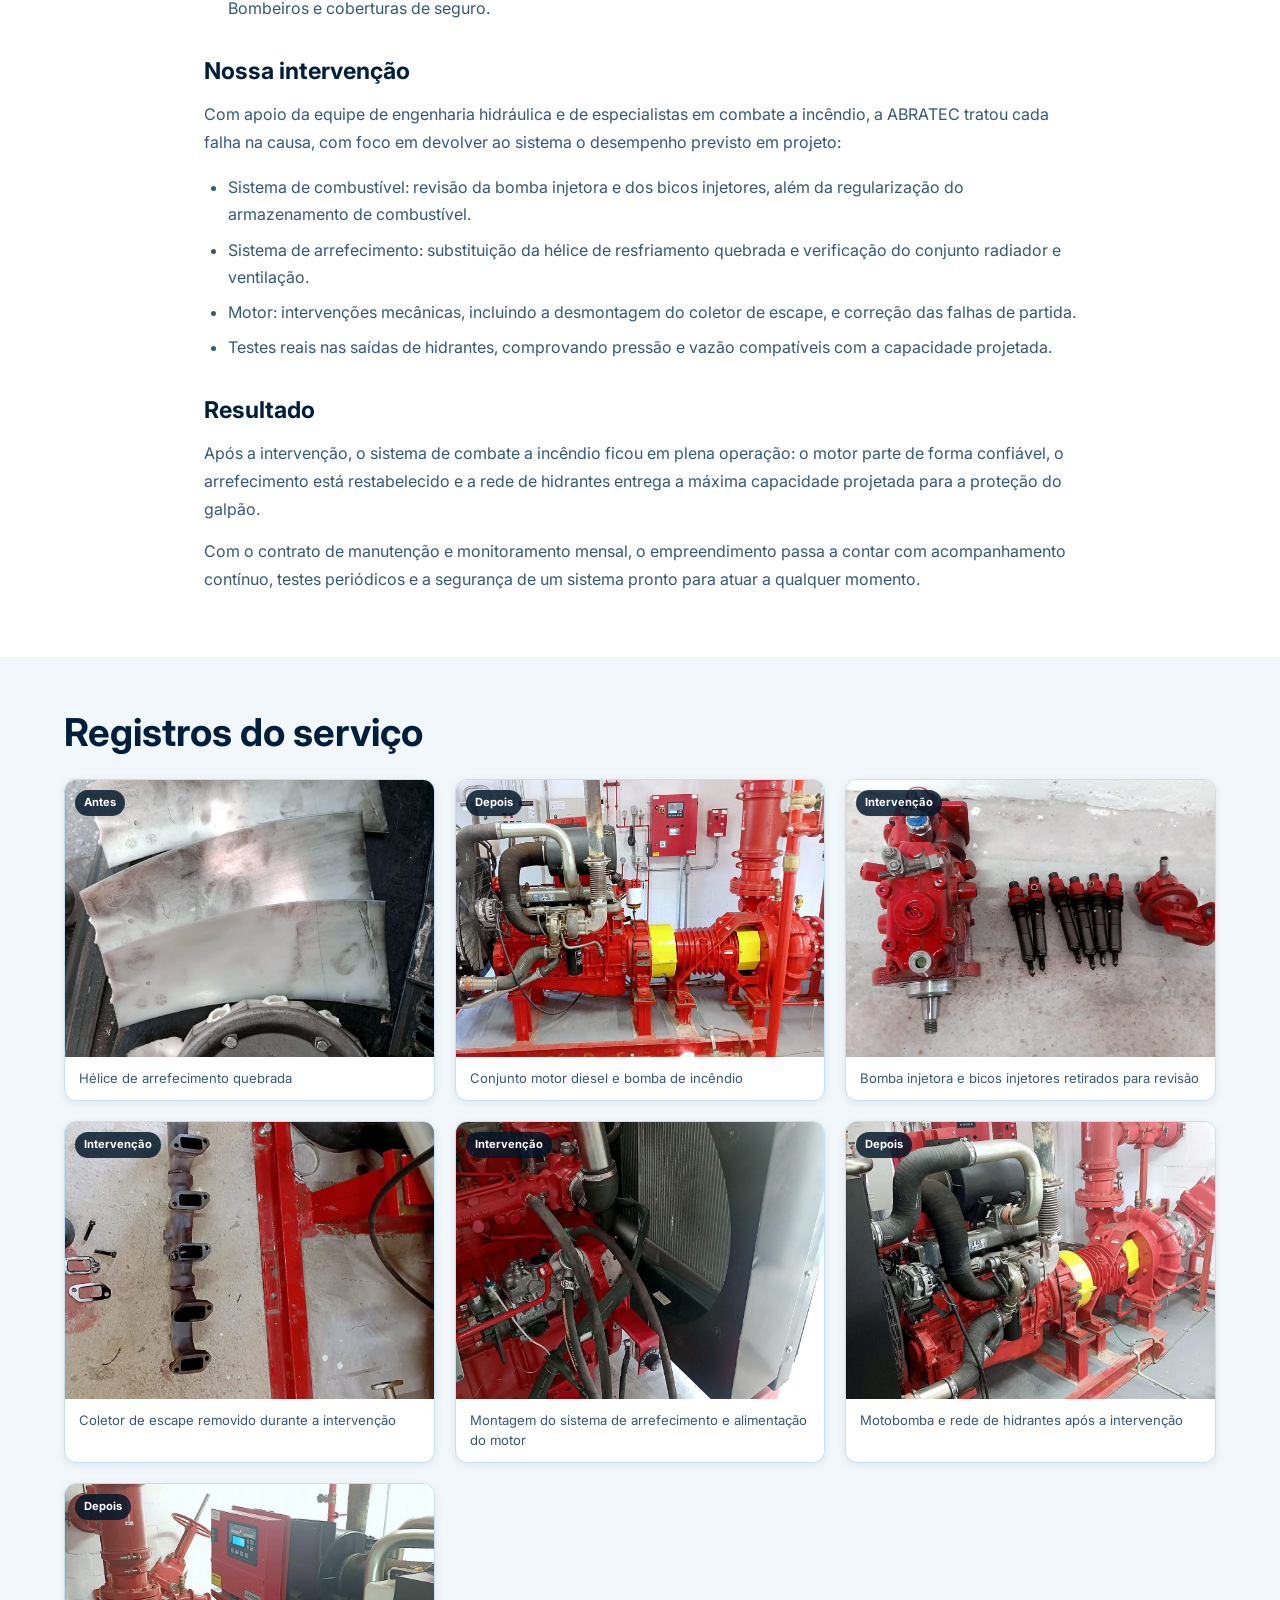
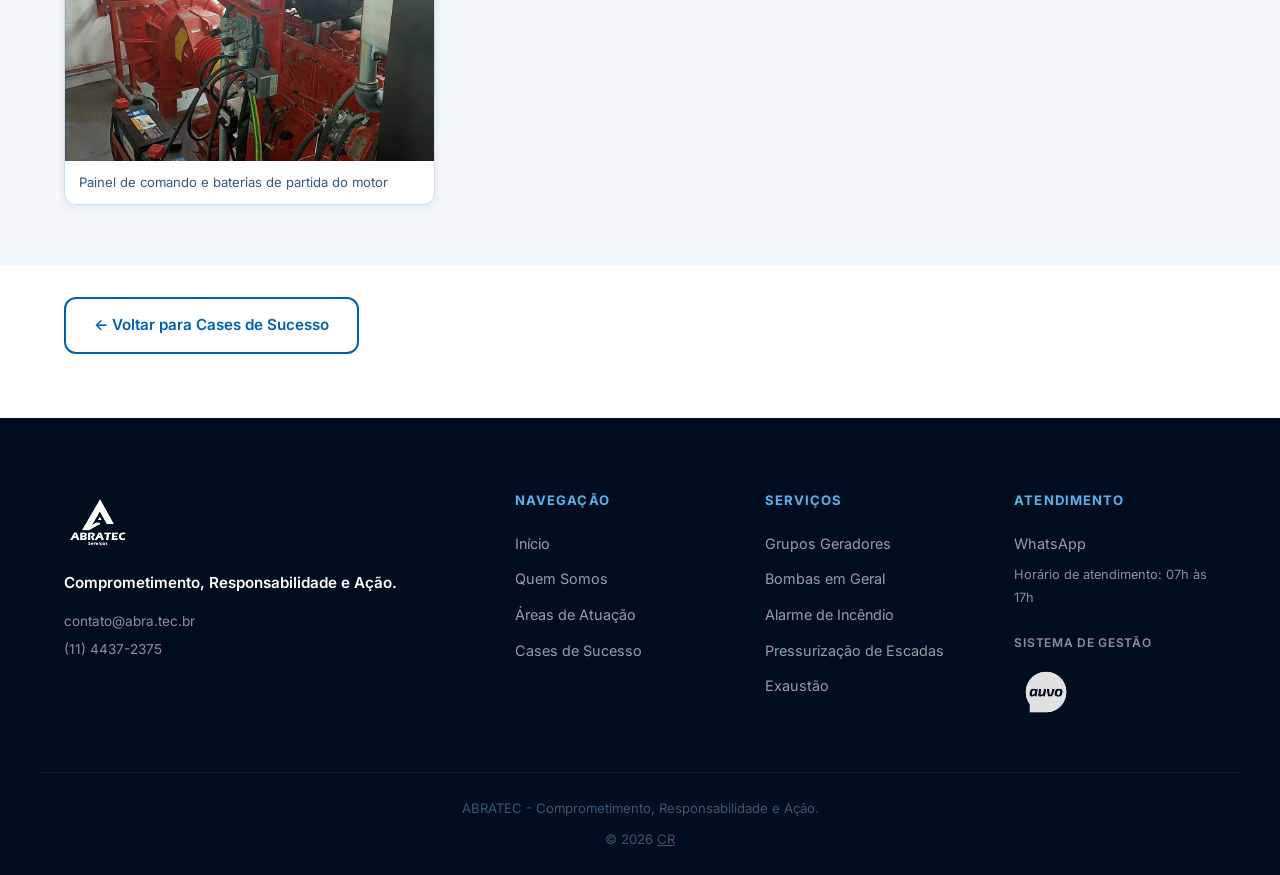
<file: cases/vila-anastacio/index.html>
<!DOCTYPE html>
<html lang="pt-BR">
<head>
  <meta charset="UTF-8">
  <meta name="viewport" content="width=device-width, initial-scale=1.0">
  <base href="../../">
  <title>Região Vila Anastácio - São Paulo/SP | Cases de Sucesso ABRATEC</title>
  <meta name="description" content="Case de sucesso da ABRATEC na Região Vila Anastácio: manutenção do sistema de combate a incêndio.">
  <link rel="icon" type="image/png" href="assets/logob.png">
  <link rel="preconnect" href="https://fonts.googleapis.com">
  <link rel="preconnect" href="https://fonts.gstatic.com" crossorigin>
  <link href="https://fonts.googleapis.com/css2?family=Inter:wght@300;400;500;600;700;800&display=swap" rel="stylesheet">
  <link rel="stylesheet" href="styles.css">
</head>
<body data-page="cases" data-case-slug="vila-anastacio" class="page-inner">
  <div id="site-header"></div>
  <main id="caseDetail"></main>
  <div id="site-footer"></div>
  <div id="site-float"></div>
  <script src="config.js"></script>
  <script src="components.js"></script>
  <script src="script.js"></script>
  <script src="cases-data.js"></script>
  <script src="case-detail.js"></script>
</body>
</html>
</file>
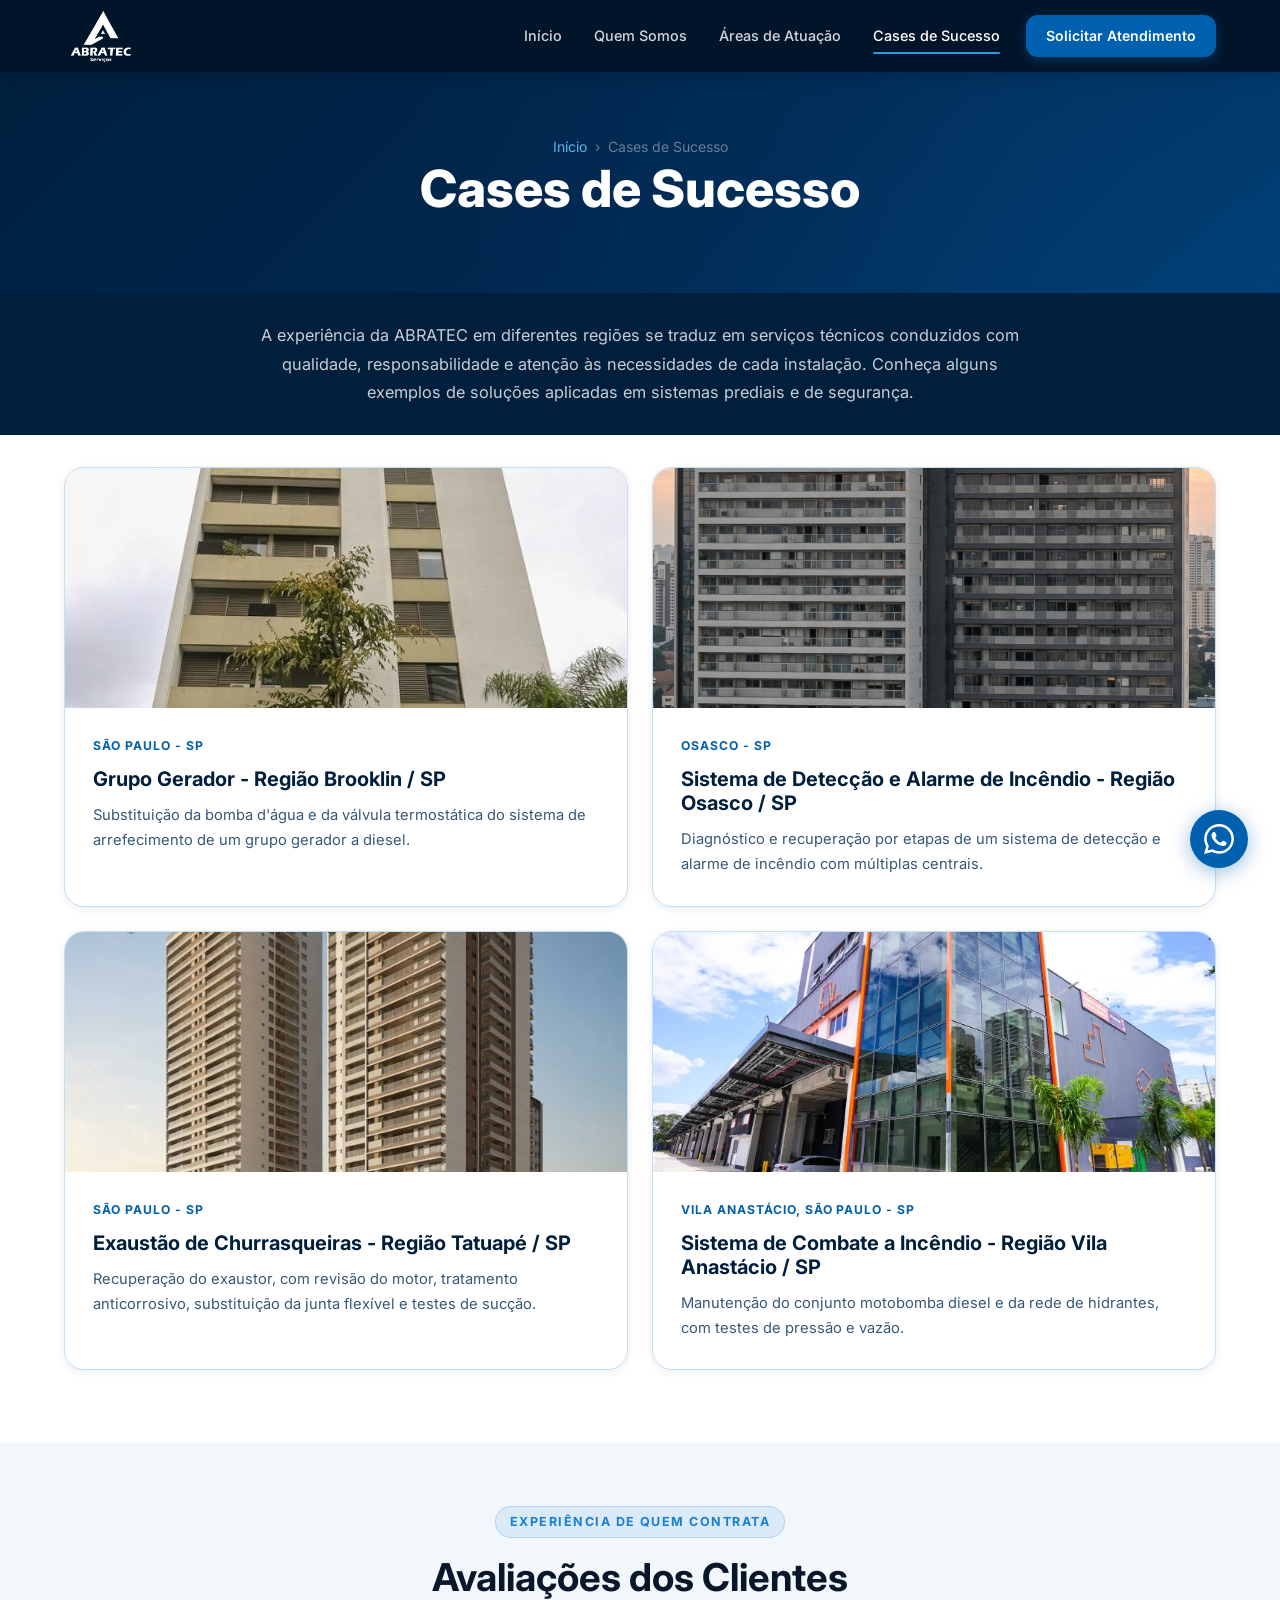
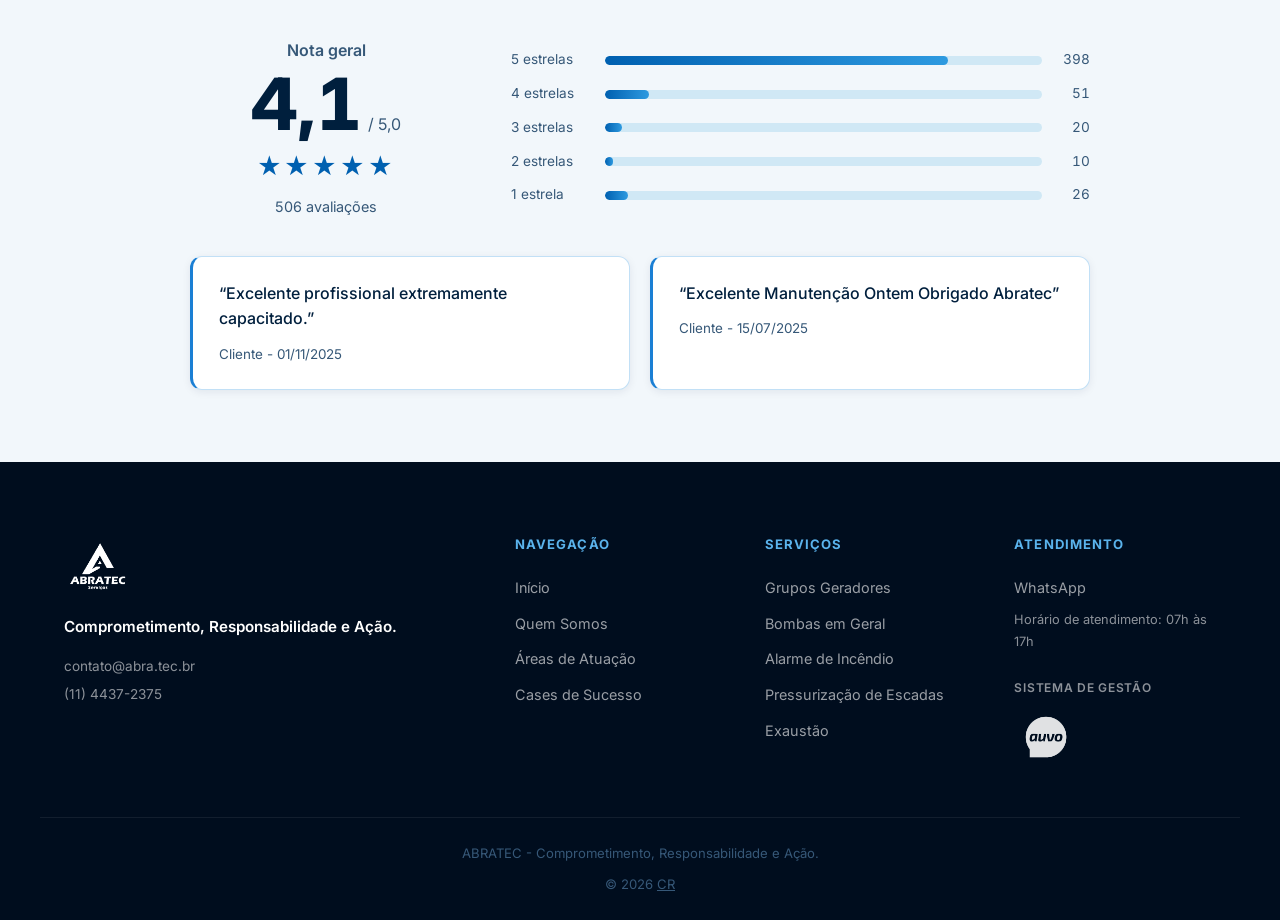
<file: cases.html>
<!DOCTYPE html>
<html lang="pt-BR">
<head>
  <meta charset="UTF-8">
  <meta name="viewport" content="width=device-width, initial-scale=1.0">
  <title>Cases de Sucesso | ABRATEC - Manutenção e Engenharia</title>
  <meta name="description" content="Conheça projetos de manutenção e engenharia realizados pela ABRATEC em diferentes regiões, apresentados sem identificação de clientes.">
  <link rel="icon" type="image/png" href="assets/logob.png">
  <link rel="preconnect" href="https://fonts.googleapis.com">
  <link rel="preconnect" href="https://fonts.gstatic.com" crossorigin>
  <link href="https://fonts.googleapis.com/css2?family=Inter:wght@300;400;500;600;700;800&display=swap" rel="stylesheet">
  <link rel="stylesheet" href="styles.css">
</head>
<body data-page="cases" class="page-inner">

  <div id="site-header"></div>

  <main>
    <div class="page-banner">
      <div class="container">
        <nav class="breadcrumb" aria-label="Breadcrumb">
          <a href="index.html">Início</a>
          <span aria-hidden="true">›</span>
          <span aria-current="page">Cases de Sucesso</span>
        </nav>
        <h1>Cases de Sucesso</h1>
      </div>
    </div>

    <section class="cases-intro">
      <div class="container">
        <p>A experiência da ABRATEC em diferentes regiões se traduz em serviços técnicos conduzidos com qualidade, responsabilidade e atenção às necessidades de cada instalação. Conheça alguns exemplos de soluções aplicadas em sistemas prediais e de segurança.</p>
      </div>
    </section>

    <section class="cases-section" aria-label="Projetos realizados">
      <div class="container">
        <div class="cases-grid">
          <a class="case-card" href="cases/brooklin/" aria-label="Ver case de sucesso: Grupo Gerador, Região Brooklin, São Paulo">
            <img class="case-card-image" src="assets/cases/media/brooklin-facade.jpg" alt="Fachada de edifício residencial na Região Brooklin" loading="lazy">
            <div class="case-card-content">
              <span class="case-region">São Paulo - SP</span>
              <h2>Grupo Gerador - Região Brooklin / SP</h2>
              <p>Substituição da bomba d'água e da válvula termostática do sistema de arrefecimento de um grupo gerador a diesel.</p>
            </div>
          </a>

          <a class="case-card" href="cases/osasco/" aria-label="Ver case de sucesso: Sistema de Detecção e Alarme de Incêndio, Osasco">
            <img class="case-card-image" src="assets/cases/media/osasco-facade.jpg" alt="Fachada de edifício na região de Osasco" loading="lazy">
            <div class="case-card-content">
              <span class="case-region">Osasco - SP</span>
              <h2>Sistema de Detecção e Alarme de Incêndio - Região Osasco / SP</h2>
              <p>Diagnóstico e recuperação por etapas de um sistema de detecção e alarme de incêndio com múltiplas centrais.</p>
            </div>
          </a>

          <a class="case-card" href="cases/tatuape/" aria-label="Ver case de sucesso: Exaustão de Churrasqueiras, Região Tatuapé">
            <img class="case-card-image" src="assets/cases/media/tatuape-facade.jpg" alt="Duas torres residenciais na região do Tatuapé" loading="lazy">
            <div class="case-card-content">
              <span class="case-region">São Paulo - SP</span>
              <h2>Exaustão de Churrasqueiras - Região Tatuapé / SP</h2>
              <p>Recuperação do exaustor, com revisão do motor, tratamento anticorrosivo, substituição da junta flexível e testes de sucção.</p>
            </div>
          </a>

          <a class="case-card" href="cases/vila-anastacio/" aria-label="Ver case de sucesso: Sistema de Combate a Incêndio, Vila Anastácio">
            <img class="case-card-image" src="assets/cases/media/vila-anastacio-facade.webp" alt="Fachada de empreendimento comercial envidraçado com detalhes em laranja na Vila Anastácio" loading="lazy">
            <div class="case-card-content">
              <span class="case-region">Vila Anastácio, São Paulo - SP</span>
              <h2>Sistema de Combate a Incêndio - Região Vila Anastácio / SP</h2>
              <p>Manutenção do conjunto motobomba diesel e da rede de hidrantes, com testes de pressão e vazão.</p>
            </div>
          </a>
        </div>
      </div>
    </section>

    <section class="reviews-section" aria-labelledby="reviewsTitle">
      <div class="container">
        <div class="section-header">
          <span class="section-label">Experiência de quem contrata</span>
          <h2 id="reviewsTitle">Avaliações dos Clientes</h2>
        </div>
        <div class="reviews-layout" data-reviews>
          <div class="reviews-score">
            <p class="reviews-score-label">Nota geral</p>
            <div class="reviews-rating">
              <span class="reviews-rating-value" data-count-to="4.5" data-decimals="1">0,0</span>
              <span class="reviews-rating-scale">/ 5,0</span>
            </div>
            <div class="reviews-stars" aria-label="5 estrelas">★★★★★</div>
            <p><span data-count-to="552">0</span> avaliações</p>
          </div>
          <div class="reviews-distribution" aria-label="Distribuição das avaliações por nota">
            <div class="review-row">
              <span>5 estrelas</span>
              <div class="review-track" role="progressbar" aria-label="Avaliações de 5 estrelas" aria-valuemin="0" aria-valuemax="100" aria-valuenow="0">
                <span class="review-fill" data-review-percent="78.62"></span>
              </div>
              <span class="review-count" data-count-to="434">0</span>
            </div>
            <div class="review-row">
              <span>4 estrelas</span>
              <div class="review-track" role="progressbar" aria-label="Avaliações de 4 estrelas" aria-valuemin="0" aria-valuemax="100" aria-valuenow="0">
                <span class="review-fill" data-review-percent="10.14"></span>
              </div>
              <span class="review-count" data-count-to="56">0</span>
            </div>
            <div class="review-row">
              <span>3 estrelas</span>
              <div class="review-track" role="progressbar" aria-label="Avaliações de 3 estrelas" aria-valuemin="0" aria-valuemax="100" aria-valuenow="0">
                <span class="review-fill" data-review-percent="3.99"></span>
              </div>
              <span class="review-count" data-count-to="22">0</span>
            </div>
            <div class="review-row">
              <span>2 estrelas</span>
              <div class="review-track" role="progressbar" aria-label="Avaliações de 2 estrelas" aria-valuemin="0" aria-valuemax="100" aria-valuenow="0">
                <span class="review-fill" data-review-percent="1.99"></span>
              </div>
              <span class="review-count" data-count-to="11">0</span>
            </div>
            <div class="review-row">
              <span>1 estrela</span>
              <div class="review-track" role="progressbar" aria-label="Avaliações de 1 estrela" aria-valuemin="0" aria-valuemax="100" aria-valuenow="0">
                <span class="review-fill" data-review-percent="5.25"></span>
              </div>
              <span class="review-count" data-count-to="29">0</span>
            </div>
          </div>
        </div>
        <div class="review-quotes">
          <figure class="review-quote">
            <blockquote>“Excelente profissional extremamente capacitado.”</blockquote>
            <figcaption>Cliente - 01/11/2025</figcaption>
          </figure>
          <figure class="review-quote">
            <blockquote>“Excelente Manutenção Ontem Obrigado Abratec”</blockquote>
            <figcaption>Cliente - 15/07/2025</figcaption>
          </figure>
        </div>
      </div>
    </section>
  </main>

  <div id="site-footer"></div>
  <div id="site-float"></div>

  <script src="config.js"></script>
  <script src="components.js"></script>
  <script src="script.js"></script>
</body>
</html>
</file>
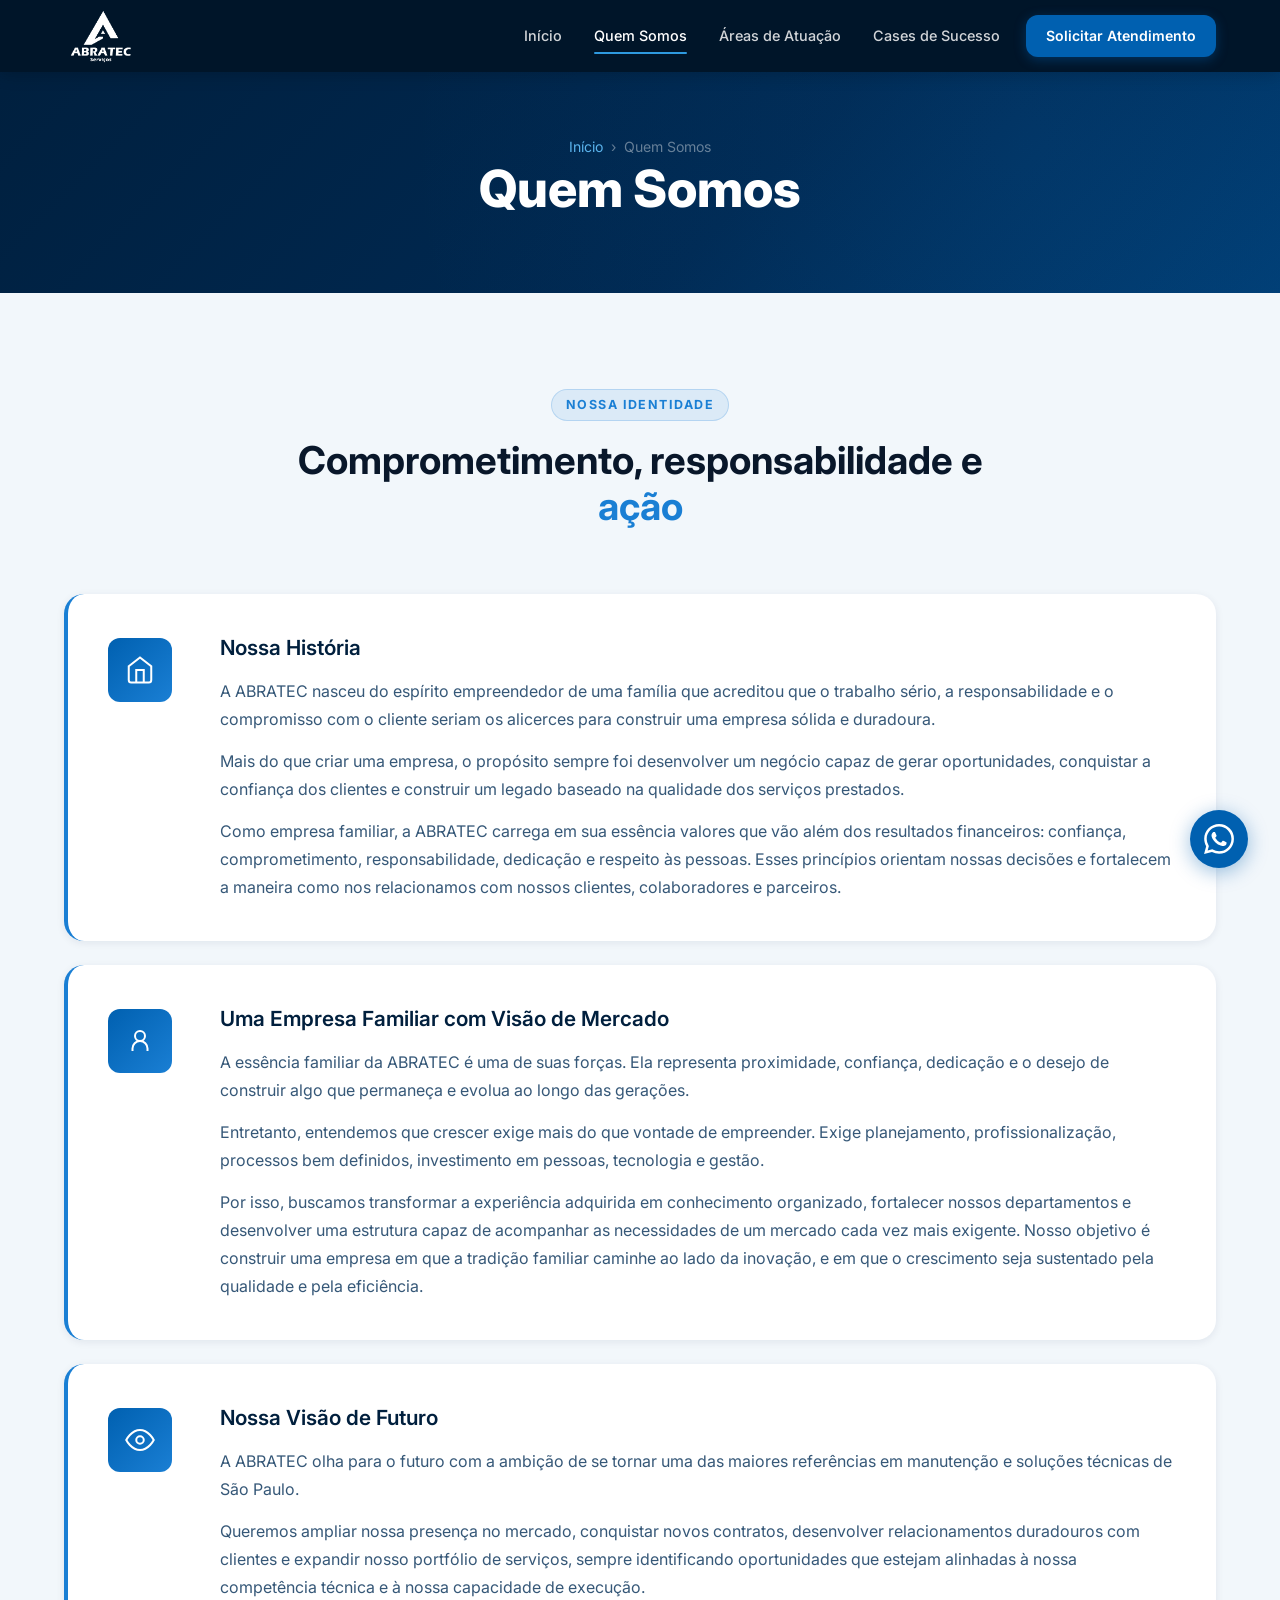
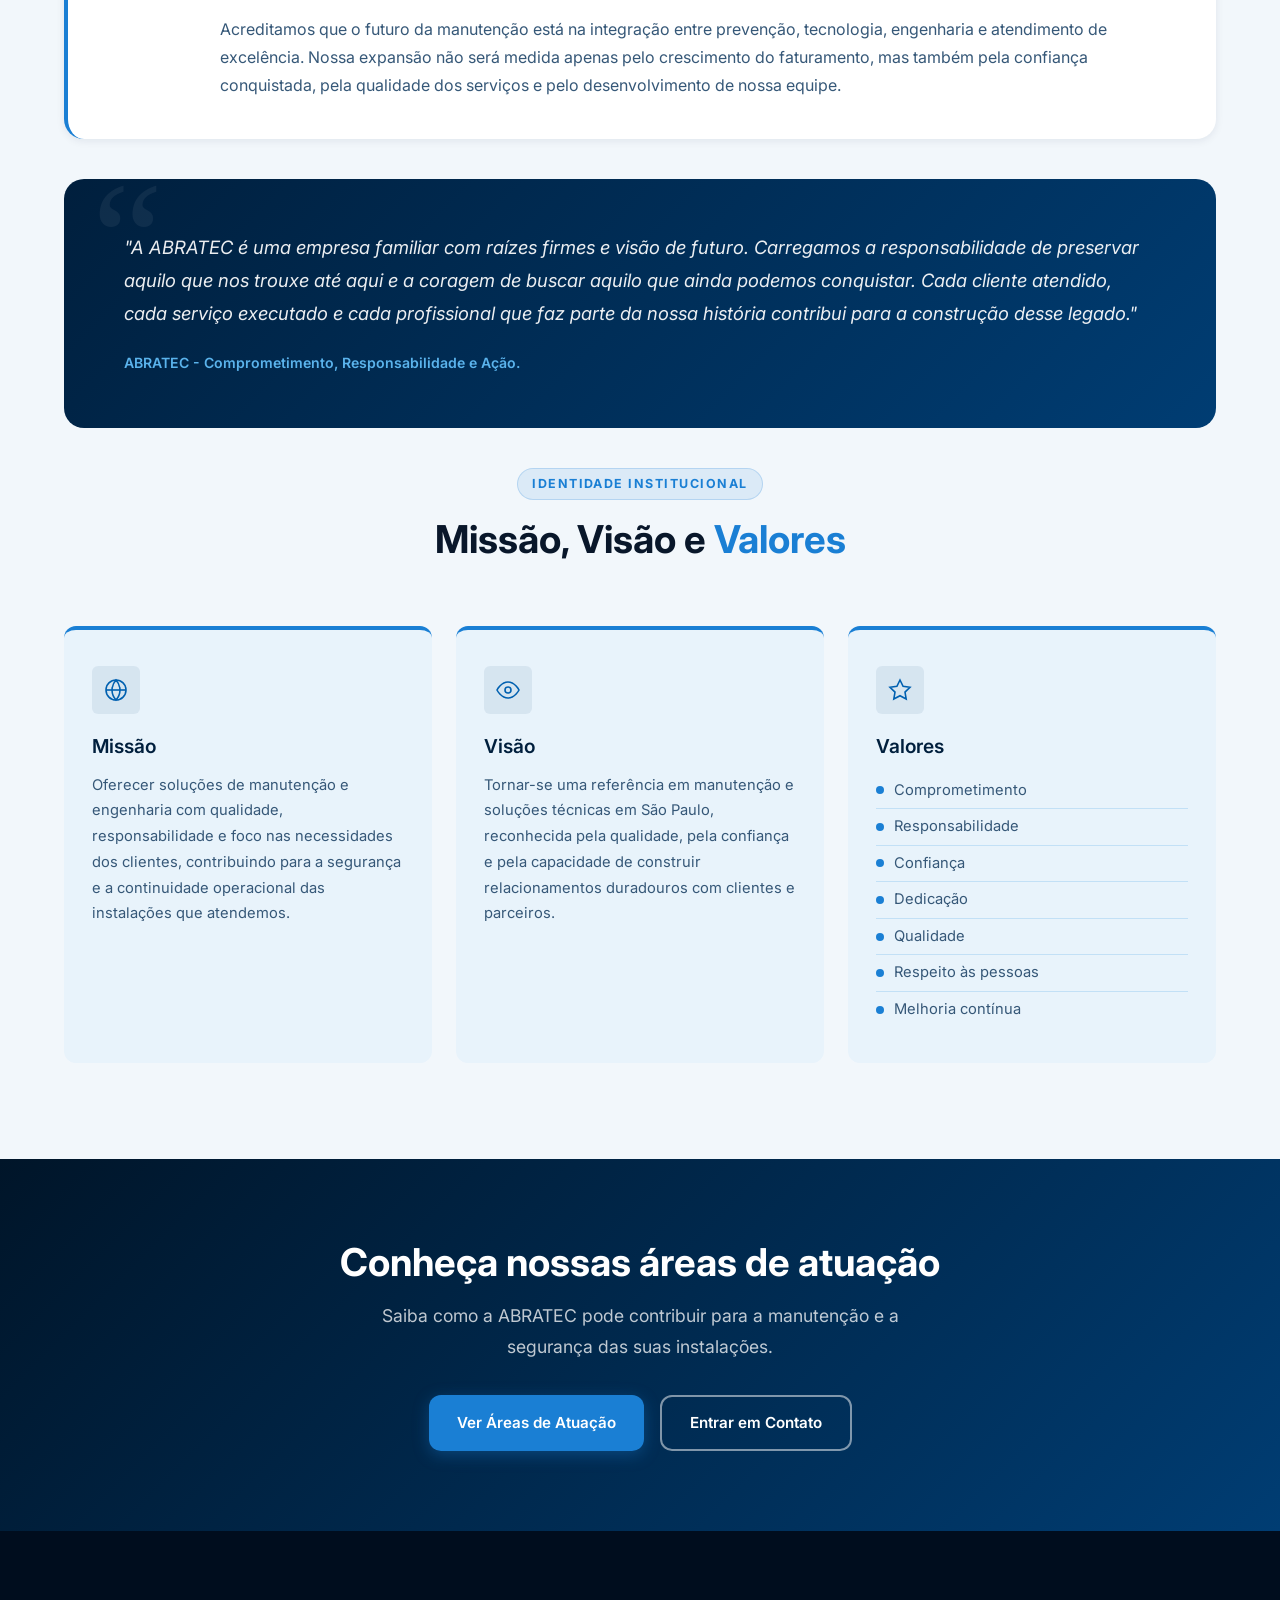
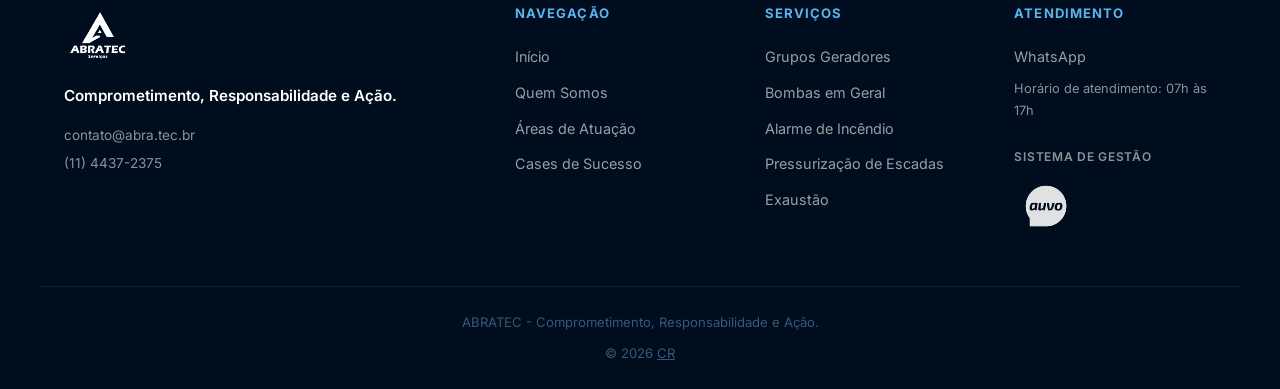
<file: quem-somos.html>
<!DOCTYPE html>
<html lang="pt-BR">
<head>
  <meta charset="UTF-8">
  <meta name="viewport" content="width=device-width, initial-scale=1.0">
  <title>Quem Somos | ABRATEC - Manutenção e Engenharia</title>
  <meta name="description" content="Conheça a história, os valores, a missão e a visão da ABRATEC - empresa familiar especializada em manutenção predial e sistemas de engenharia.">
  <link rel="icon" type="image/png" href="assets/logob.png">
  <link rel="preconnect" href="https://fonts.googleapis.com">
  <link rel="preconnect" href="https://fonts.gstatic.com" crossorigin>
  <link href="https://fonts.googleapis.com/css2?family=Inter:wght@300;400;500;600;700;800&display=swap" rel="stylesheet">
  <link rel="stylesheet" href="styles.css">
</head>
<body data-page="quem-somos" class="page-inner">

  <div id="site-header"></div>

  <main>

    <!-- Page Banner -->
    <div class="page-banner">
      <div class="container">
        <nav class="breadcrumb" aria-label="Breadcrumb">
          <a href="index.html">Início</a>
          <span aria-hidden="true">›</span>
          <span aria-current="page">Quem Somos</span>
        </nav>
        <h1>Quem Somos</h1>
      </div>
    </div>

    <!-- História + blocos -->
    <section class="section-pad" style="background:var(--off-white)">
      <div class="container">

        <div class="section-header reveal">
          <span class="section-label">Nossa Identidade</span>
          <h2>Comprometimento, responsabilidade e <span class="accent">ação</span></h2>
        </div>

        <!-- Nossa História -->
        <div class="qs-block reveal">
          <div class="qs-block-icon" aria-hidden="true">
            <svg viewBox="0 0 24 24" fill="none" stroke="currentColor" stroke-width="1.6"><path d="M3 9l9-7 9 7v11a2 2 0 0 1-2 2H5a2 2 0 0 1-2-2z"/><polyline points="9 22 9 12 15 12 15 22"/></svg>
          </div>
          <div class="qs-block-content">
            <h3>Nossa História</h3>
            <p>A ABRATEC nasceu do espírito empreendedor de uma família que acreditou que o trabalho sério, a responsabilidade e o compromisso com o cliente seriam os alicerces para construir uma empresa sólida e duradoura.</p>
            <p>Mais do que criar uma empresa, o propósito sempre foi desenvolver um negócio capaz de gerar oportunidades, conquistar a confiança dos clientes e construir um legado baseado na qualidade dos serviços prestados.</p>
            <p>Como empresa familiar, a ABRATEC carrega em sua essência valores que vão além dos resultados financeiros: confiança, comprometimento, responsabilidade, dedicação e respeito às pessoas. Esses princípios orientam nossas decisões e fortalecem a maneira como nos relacionamos com nossos clientes, colaboradores e parceiros.</p>
          </div>
        </div>

        <!-- Empresa Familiar -->
        <div class="qs-block reveal">
          <div class="qs-block-icon" aria-hidden="true">
            <svg viewBox="0 0 24 24" fill="none" stroke="currentColor" stroke-width="1.6"><circle cx="12" cy="8" r="4"/><path d="M6 20v-2a6 6 0 0 1 12 0v2"/></svg>
          </div>
          <div class="qs-block-content">
            <h3>Uma Empresa Familiar com Visão de Mercado</h3>
            <p>A essência familiar da ABRATEC é uma de suas forças. Ela representa proximidade, confiança, dedicação e o desejo de construir algo que permaneça e evolua ao longo das gerações.</p>
            <p>Entretanto, entendemos que crescer exige mais do que vontade de empreender. Exige planejamento, profissionalização, processos bem definidos, investimento em pessoas, tecnologia e gestão.</p>
            <p>Por isso, buscamos transformar a experiência adquirida em conhecimento organizado, fortalecer nossos departamentos e desenvolver uma estrutura capaz de acompanhar as necessidades de um mercado cada vez mais exigente. Nosso objetivo é construir uma empresa em que a tradição familiar caminhe ao lado da inovação, e em que o crescimento seja sustentado pela qualidade e pela eficiência.</p>
          </div>
        </div>

        <!-- Visão de Futuro -->
        <div class="qs-block reveal">
          <div class="qs-block-icon" aria-hidden="true">
            <svg viewBox="0 0 24 24" fill="none" stroke="currentColor" stroke-width="1.6"><path d="M1 12s4-8 11-8 11 8 11 8-4 8-11 8-11-8-11-8z"/><circle cx="12" cy="12" r="3"/></svg>
          </div>
          <div class="qs-block-content">
            <h3>Nossa Visão de Futuro</h3>
            <p>A ABRATEC olha para o futuro com a ambição de se tornar uma das maiores referências em manutenção e soluções técnicas de São Paulo.</p>
            <p>Queremos ampliar nossa presença no mercado, conquistar novos contratos, desenvolver relacionamentos duradouros com clientes e expandir nosso portfólio de serviços, sempre identificando oportunidades que estejam alinhadas à nossa competência técnica e à nossa capacidade de execução.</p>
            <p>Acreditamos que o futuro da manutenção está na integração entre prevenção, tecnologia, engenharia e atendimento de excelência. Nossa expansão não será medida apenas pelo crescimento do faturamento, mas também pela confiança conquistada, pela qualidade dos serviços e pelo desenvolvimento de nossa equipe.</p>
          </div>
        </div>

        <!-- Nosso Compromisso -->
        <div class="qs-compromisso reveal">
          <blockquote>
            <p>"A ABRATEC é uma empresa familiar com raízes firmes e visão de futuro. Carregamos a responsabilidade de preservar aquilo que nos trouxe até aqui e a coragem de buscar aquilo que ainda podemos conquistar. Cada cliente atendido, cada serviço executado e cada profissional que faz parte da nossa história contribui para a construção desse legado."</p>
            <cite> ABRATEC - Comprometimento, Responsabilidade e Ação.</cite>
          </blockquote>
        </div>

        <!-- Missão / Visão / Valores -->
        <div class="section-header reveal" style="margin-top:40px">
          <span class="section-label">Identidade Institucional</span>
          <h2>Missão, Visão e <span class="accent">Valores</span></h2>
        </div>

        <div class="mvv-grid">
          <div class="mvv-card reveal">
            <div class="mvv-icon" aria-hidden="true">
              <svg viewBox="0 0 24 24" fill="none" stroke="currentColor" stroke-width="1.6"><circle cx="12" cy="12" r="10"/><line x1="2" y1="12" x2="22" y2="12"/><path d="M12 2a15.3 15.3 0 0 1 4 10 15.3 15.3 0 0 1-4 10 15.3 15.3 0 0 1-4-10 15.3 15.3 0 0 1 4-10z"/></svg>
            </div>
            <h3>Missão</h3>
            <p>Oferecer soluções de manutenção e engenharia com qualidade, responsabilidade e foco nas necessidades dos clientes, contribuindo para a segurança e a continuidade operacional das instalações que atendemos.</p>
          </div>
          <div class="mvv-card reveal reveal-d1">
            <div class="mvv-icon" aria-hidden="true">
              <svg viewBox="0 0 24 24" fill="none" stroke="currentColor" stroke-width="1.6"><path d="M1 12s4-8 11-8 11 8 11 8-4 8-11 8-11-8-11-8z"/><circle cx="12" cy="12" r="3"/></svg>
            </div>
            <h3>Visão</h3>
            <p>Tornar-se uma referência em manutenção e soluções técnicas em São Paulo, reconhecida pela qualidade, pela confiança e pela capacidade de construir relacionamentos duradouros com clientes e parceiros.</p>
          </div>
          <div class="mvv-card reveal reveal-d2">
            <div class="mvv-icon" aria-hidden="true">
              <svg viewBox="0 0 24 24" fill="none" stroke="currentColor" stroke-width="1.6"><polygon points="12 2 15.09 8.26 22 9.27 17 14.14 18.18 21.02 12 17.77 5.82 21.02 7 14.14 2 9.27 8.91 8.26 12 2"/></svg>
            </div>
            <h3>Valores</h3>
            <ul class="valores-list">
              <li>Comprometimento</li>
              <li>Responsabilidade</li>
              <li>Confiança</li>
              <li>Dedicação</li>
              <li>Qualidade</li>
              <li>Respeito às pessoas</li>
              <li>Melhoria contínua</li>
            </ul>
          </div>
        </div>

      </div>
    </section>

    <!-- CTA -->
    <section class="cta-band">
      <div class="container cta-band-inner">
        <h2>Conheça nossas áreas de atuação</h2>
        <p>Saiba como a ABRATEC pode contribuir para a manutenção e a segurança das suas instalações.</p>
        <div class="cta-band-buttons">
          <a href="servicos.html" class="btn-blue-light">Ver Áreas de Atuação</a>
          <a href="#" data-wa-link class="btn-secondary" target="_blank" rel="noopener noreferrer">Entrar em Contato</a>
        </div>
      </div>
    </section>

  </main>

  <div id="site-footer"></div>
  <div id="site-float"></div>

  <script src="config.js"></script>
  <script src="components.js"></script>
  <script src="script.js"></script>
</body>
</html>
</file>
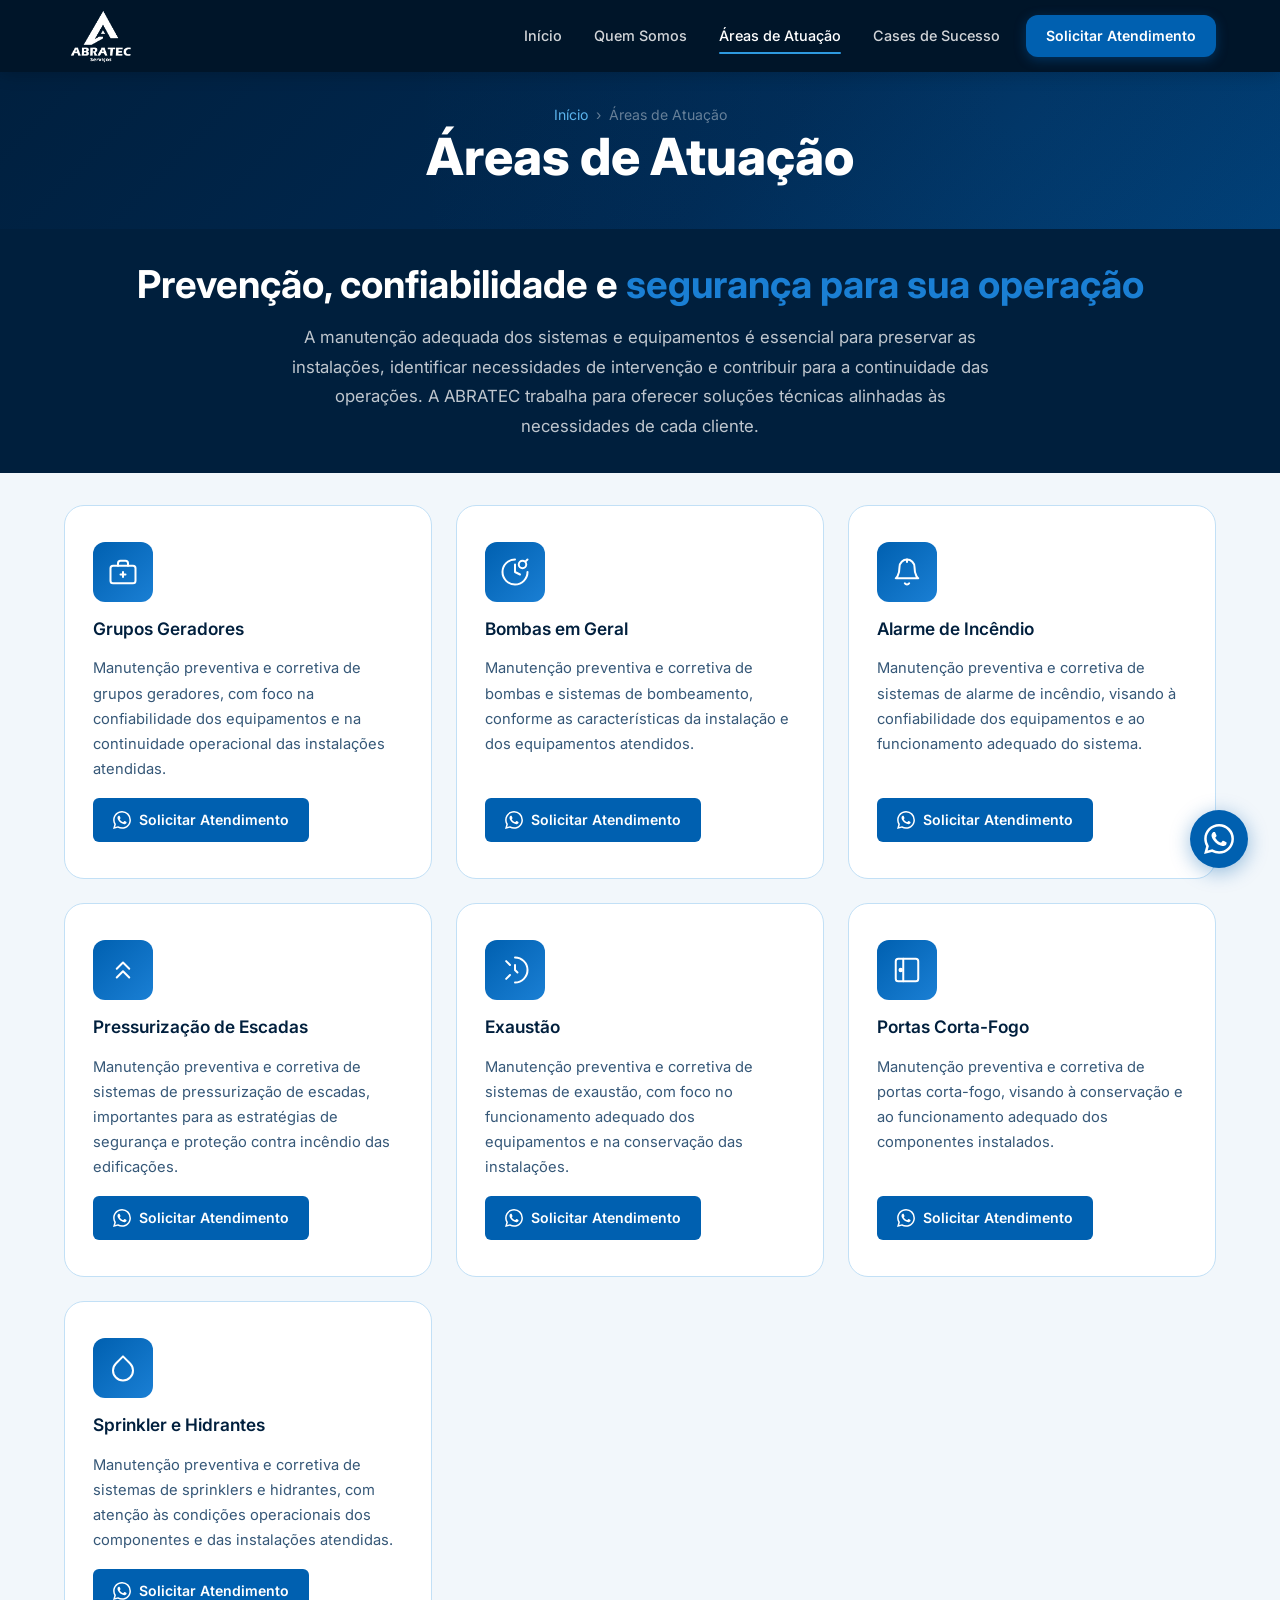
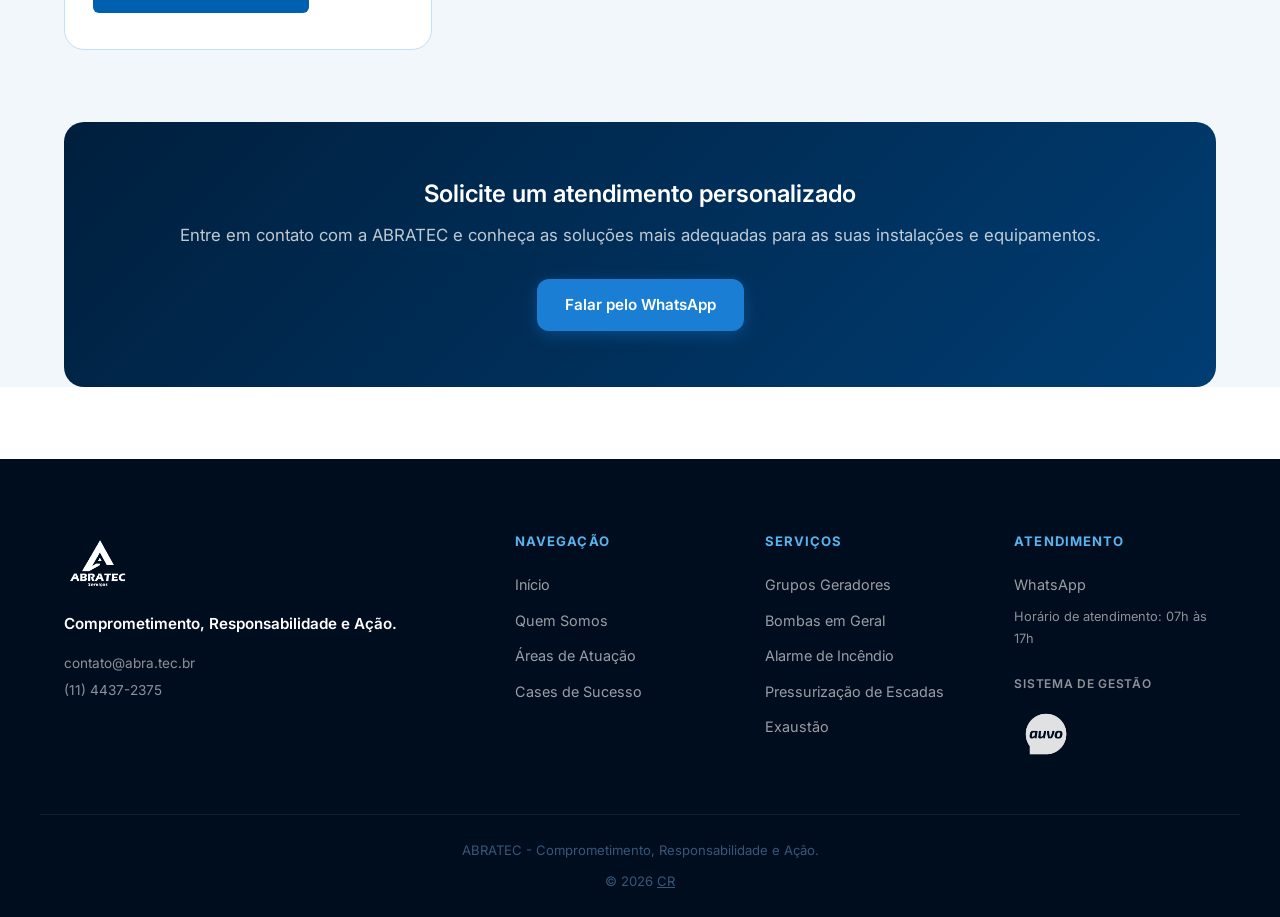
<file: servicos.html>
<!DOCTYPE html>
<html lang="pt-BR">
<head>
  <meta charset="UTF-8">
  <meta name="viewport" content="width=device-width, initial-scale=1.0">
  <title>Áreas de Atuação | ABRATEC - Manutenção e Engenharia</title>
  <meta name="description" content="Conheça as áreas de atuação da ABRATEC: grupos geradores, bombas, alarme de incêndio, pressurização, exaustão, portas corta-fogo, sprinklers, hidrantes e laudos AVCB.">
  <link rel="icon" type="image/png" href="assets/logob.png">
  <link rel="preconnect" href="https://fonts.googleapis.com">
  <link rel="preconnect" href="https://fonts.gstatic.com" crossorigin>
  <link href="https://fonts.googleapis.com/css2?family=Inter:wght@300;400;500;600;700;800&display=swap" rel="stylesheet">
  <link rel="stylesheet" href="styles.css">
</head>
<body data-page="servicos" class="page-inner">

  <div id="site-header"></div>

  <main>

    <!-- Page Banner -->
    <div class="page-banner">
      <div class="container">
        <nav class="breadcrumb" aria-label="Breadcrumb">
          <a href="index.html">Início</a>
          <span aria-hidden="true">›</span>
          <span aria-current="page">Áreas de Atuação</span>
        </nav>
        <h1>Áreas de Atuação</h1>
      </div>
    </div>

    <!-- Intro -->
    <div class="servicos-intro" style="background:var(--navy-700)">
      <div class="container" style="text-align:center">
        <h2 style="color:var(--white);margin-bottom:16px">Prevenção, confiabilidade e <span class="accent">segurança para sua operação</span></h2>
        <p style="color:rgba(255,255,255,.75);max-width:700px;margin:0 auto;font-size:1.05rem">A manutenção adequada dos sistemas e equipamentos é essencial para preservar as instalações, identificar necessidades de intervenção e contribuir para a continuidade das operações. A ABRATEC trabalha para oferecer soluções técnicas alinhadas às necessidades de cada cliente.</p>
      </div>
    </div>

    <!-- Cards de serviços (injetados pelo script.js) -->
    <section class="servicos-page">
      <div class="container">
        <div class="servicos-grid-page" id="servicosGrid" role="list">
          <!-- Injetado pelo script.js -->
        </div>

        <!-- CTA -->
        <div class="servicos-page-cta reveal">
          <h3>Solicite um atendimento personalizado</h3>
          <p>Entre em contato com a ABRATEC e conheça as soluções mais adequadas para as suas instalações e equipamentos.</p>
          <a href="#" data-wa-link class="btn-blue-light" target="_blank" rel="noopener noreferrer">Falar pelo WhatsApp</a>
        </div>
      </div>
    </section>

  </main>

  <div id="site-footer"></div>
  <div id="site-float"></div>

  <script src="config.js"></script>
  <script src="components.js"></script>
  <script src="script.js"></script>
</body>
</html>
</file>
<file: styles.css>
/* ============================================================
   ABRATEC - Estilos Globais (todas as páginas)
   Paleta: exclusivamente tons de azul + branco
   ============================================================ */
:root {
  --navy-900:  #000d1e;
  --navy-800:  #001529;
  --navy-700:  #001f3d;
  --navy-600:  #002952;
  --blue-500:  #003d73;
  --blue-400:  #004f94;
  --blue-300:  #0060b0;
  --blue-200:  #1a7fd4;
  --blue-150:  #2e9ae0;
  --blue-100:  #5ab3ec;
  --blue-050:  #c2e0f6;
  --sky:       #e8f3fb;
  --sky-deep:  #d0e8f5;
  --white:     #ffffff;
  --off-white: #f2f7fb;
  --text:      #09172a;
  --text-muted:#365878;
  --radius-sm: 6px;
  --radius:    12px;
  --radius-lg: 20px;
  --shadow-sm: 0 2px 8px rgba(0,20,60,.08);
  --shadow:    0 6px 24px rgba(0,20,60,.13);
  --shadow-lg: 0 16px 48px rgba(0,20,60,.2);
  --transition:all .25s ease;
  --header-h:  72px;
}

*,*::before,*::after{box-sizing:border-box;margin:0;padding:0}
html{scroll-behavior:smooth}
body{font-family:'Inter',sans-serif;color:var(--text);background:var(--white);line-height:1.6;-webkit-font-smoothing:antialiased}
img{max-width:100%;height:auto;display:block}
a{color:inherit;text-decoration:none}
ul{list-style:none}
button{font-family:inherit;cursor:pointer;border:none;background:none}
input,select,textarea{font-family:inherit;font-size:inherit}
[hidden]{display:none!important}

.container{width:100%;max-width:1200px;margin:0 auto;padding:0 24px}
.section-pad{padding:96px 0}

h1{font-size:clamp(2rem,4vw,3.2rem);font-weight:800;line-height:1.15}
h2{font-size:clamp(1.6rem,3vw,2.4rem);font-weight:700;line-height:1.2}
h3{font-size:1.2rem;font-weight:600;line-height:1.3}
p{line-height:1.75;color:var(--text-muted)}
.accent{color:var(--blue-200)}

.section-header{text-align:center;max-width:720px;margin:0 auto 64px}
.section-header h2{margin-bottom:16px}
.section-header p{font-size:1.05rem}
.section-label{display:inline-block;font-size:.78rem;font-weight:700;letter-spacing:.12em;text-transform:uppercase;color:var(--blue-200);background:rgba(26,127,212,.1);border:1px solid rgba(26,127,212,.2);padding:5px 14px;border-radius:20px;margin-bottom:16px}

/* Buttons */
.btn-primary,.btn-secondary,.btn-outline,.btn-blue-light{display:inline-flex;align-items:center;gap:8px;padding:14px 28px;border-radius:var(--radius);font-weight:600;font-size:.95rem;transition:var(--transition);cursor:pointer;text-align:center;justify-content:center}
.btn-primary{background:var(--blue-300);color:var(--white);box-shadow:0 4px 16px rgba(0,96,176,.35)}
.btn-primary:hover{background:var(--blue-400);transform:translateY(-2px);box-shadow:0 6px 20px rgba(0,96,176,.45)}
.btn-secondary{background:transparent;color:var(--white);border:2px solid rgba(255,255,255,.5)}
.btn-secondary:hover{background:rgba(255,255,255,.1);border-color:var(--white);transform:translateY(-2px)}
.btn-outline{background:transparent;color:var(--blue-300);border:2px solid var(--blue-300)}
.btn-outline:hover{background:var(--blue-300);color:var(--white);transform:translateY(-2px)}
.btn-blue-light{background:var(--blue-200);color:var(--white);box-shadow:0 4px 16px rgba(26,127,212,.35)}
.btn-blue-light:hover{background:var(--blue-300);transform:translateY(-2px)}

/* Reveal */
.reveal{opacity:0;transform:translateY(28px);transition:opacity .6s ease,transform .6s ease}
.reveal.reveal-d1{transition-delay:.1s}
.reveal.reveal-d2{transition-delay:.2s}
.reveal.reveal-d3{transition-delay:.3s}
.reveal.reveal-d4{transition-delay:.4s}
.reveal.visible{opacity:1;transform:none}

/* ── HEADER ─────────────────────── */
#mainHeader{position:fixed;top:0;left:0;right:0;z-index:1000;height:var(--header-h);background:transparent;transition:background .35s,box-shadow .35s}
#mainHeader.scrolled{background:rgba(0,21,41,.96);backdrop-filter:blur(12px);box-shadow:0 2px 20px rgba(0,0,0,.25)}
body.page-inner #mainHeader{background:var(--navy-800);box-shadow:0 2px 16px rgba(0,0,0,.2)}
.header-inner{display:flex;align-items:center;justify-content:space-between;height:100%;max-width:1200px;margin:0 auto;padding:0 24px}
.logo-link{display:flex;align-items:center;flex-shrink:0}
.logo-img{height:70px;width:auto;filter:brightness(10)}
.nav-links{display:flex;align-items:center;gap:4px}
.nav-link{color:rgba(255,255,255,.82);font-size:.9rem;font-weight:500;padding:8px 14px;border-radius:var(--radius-sm);transition:var(--transition);position:relative}
.nav-link::after{content:'';position:absolute;bottom:2px;left:14px;right:14px;height:2px;background:var(--blue-150);transform:scaleX(0);transition:transform .25s;border-radius:2px}
.nav-link:hover,.nav-link.active{color:var(--white)}
.nav-link:hover::after,.nav-link.active::after{transform:scaleX(1)}
.btn-nav-cta{background:var(--blue-300);color:var(--white)!important;padding:10px 20px;border-radius:var(--radius);font-weight:600;font-size:.88rem;margin-left:8px;transition:var(--transition);box-shadow:0 3px 12px rgba(0,96,176,.4);white-space:nowrap}
.btn-nav-cta:hover{background:var(--blue-400);transform:translateY(-1px)}
.btn-nav-cta::after{display:none!important}
.hamburger{display:none;flex-direction:column;justify-content:center;gap:5px;width:40px;height:40px;padding:6px}
.hamburger span{display:block;height:2px;background:var(--white);border-radius:2px;transition:var(--transition)}
.hamburger.open span:nth-child(1){transform:translateY(7px) rotate(45deg)}
.hamburger.open span:nth-child(2){opacity:0}
.hamburger.open span:nth-child(3){transform:translateY(-7px) rotate(-45deg)}

/* ── PAGE BANNER (sub-pages) ─────── */
.page-banner{background:linear-gradient(135deg,var(--navy-700) 0%,var(--navy-600) 60%,var(--blue-500) 100%);padding:calc(var(--header-h) + 64px) 0 64px;text-align:center;color:var(--white);position:relative;overflow:hidden}
body[data-page="servicos"] .page-banner{padding:calc(var(--header-h) + 32px) 0 32px}
.page-banner::before{content:'';position:absolute;inset:0;background:radial-gradient(circle at 80% 50%,rgba(26,127,212,.08) 0%,transparent 60%);pointer-events:none}
.page-banner .container{position:relative;z-index:1}
.page-banner h1{color:var(--white);margin-bottom:12px}
.page-banner .breadcrumb{font-size:.88rem;color:rgba(255,255,255,.65);display:flex;justify-content:center;align-items:center;gap:8px}
.page-banner .breadcrumb a{color:var(--blue-100)}
.page-banner .breadcrumb a:hover{color:var(--white)}
.page-banner .breadcrumb span{color:rgba(255,255,255,.4)}

/* ── HERO ────────────────────────── */
.hero{min-height:100vh;background:linear-gradient(135deg,var(--navy-700) 0%,var(--navy-600) 50%,var(--blue-500) 100%);display:flex;align-items:center;position:relative;overflow:hidden;padding:calc(var(--header-h) + 48px) 0 96px}
.hero-bg{position:absolute;inset:0;background-image:radial-gradient(circle at 15% 50%,rgba(0,96,176,.12) 0%,transparent 55%),radial-gradient(circle at 85% 20%,rgba(26,127,212,.1) 0%,transparent 50%);pointer-events:none}
.hero-container{display:grid;grid-template-columns:1fr 1fr;gap:64px;align-items:center}
.hero-content{color:var(--white)}
.hero-badge{display:inline-block;font-size:.78rem;font-weight:700;letter-spacing:.1em;text-transform:uppercase;color:var(--blue-100);background:rgba(90,179,236,.12);border:1px solid rgba(90,179,236,.3);padding:6px 16px;border-radius:20px;margin-bottom:24px}
.hero h1{color:var(--white);margin-bottom:24px}
.hero-desc{font-size:1.1rem;color:rgba(255,255,255,.8);margin-bottom:40px;max-width:540px}
.hero-buttons{display:flex;gap:16px;flex-wrap:wrap}
.hero-visual{display:flex;align-items:center;justify-content:center}
.hero-card-grid{display:grid;grid-template-columns:1fr 1fr;gap:16px;width:100%;max-width:380px}
.hero-card{background:rgba(255,255,255,.07);border:1px solid rgba(255,255,255,.1);border-radius:var(--radius);padding:24px 20px;text-align:center;transition:var(--transition)}
.hero-card:hover{background:rgba(255,255,255,.13);transform:translateY(-4px);border-color:rgba(90,179,236,.4)}
.hero-card-icon{color:var(--blue-100);margin-bottom:12px}
.hero-card-icon svg{width:36px;height:36px;margin:0 auto}
.hero-card p{font-size:.82rem;font-weight:600;color:rgba(255,255,255,.9);margin:0}

/* ── SOBRE HOME ──────────────────── */
.sobre-home{background:var(--white)}
.sobre-grid{display:grid;grid-template-columns:1fr 1fr;gap:72px;align-items:center}
.sobre-visual{display:grid;grid-template-columns:1fr 1fr;gap:16px}
.sobre-stat{background:var(--sky);border-radius:var(--radius);padding:28px 24px;text-align:center;border-top:3px solid var(--blue-200);transition:var(--transition)}
.sobre-stat:hover{transform:translateY(-4px);box-shadow:var(--shadow)}
.sobre-stat .stat-icon{color:var(--blue-300);margin-bottom:10px}
.sobre-stat .stat-icon svg{width:32px;height:32px;margin:0 auto}
.sobre-stat h4{color:var(--navy-700);margin-bottom:6px;font-size:1rem}
.sobre-stat p{font-size:.85rem;margin:0}
.sobre-text h2{margin-bottom:24px;color:var(--navy-700)}
.sobre-text p{margin-bottom:16px}
.sobre-text .btn-outline{margin-top:12px}

/* ── SERVIÇOS RESUMO HOME ────────── */
.servicos-resumo{background:var(--sky)}
.servicos-mini-grid{display:grid;grid-template-columns:repeat(4,1fr);gap:16px;margin-bottom:48px}
.servico-mini{background:var(--white);border-radius:var(--radius);padding:28px 20px;text-align:center;border-bottom:3px solid transparent;transition:var(--transition)}
.servico-mini:hover{border-bottom-color:var(--blue-200);transform:translateY(-4px);box-shadow:var(--shadow)}
.servico-mini-icon{width:52px;height:52px;background:var(--sky);border-radius:var(--radius-sm);display:flex;align-items:center;justify-content:center;color:var(--blue-300);margin:0 auto 16px}
.servico-mini-icon svg{width:26px;height:26px}
.servico-mini h4{color:var(--navy-700);font-size:.95rem;line-height:1.3}
.servicos-resumo-cta{text-align:center}

/* ── DIFERENCIAIS HOME ───────────── */
.diferenciais-home{background:var(--navy-700)}
.diferenciais-home .section-header{max-width:640px}
.diferenciais-home .section-header h2{color:var(--white)}
.diferenciais-home .section-header p{color:rgba(255,255,255,.7)}
.diferenciais-home .section-label{background:rgba(90,179,236,.15);color:var(--blue-100);border-color:rgba(90,179,236,.25)}
.dif-home-grid{display:grid;grid-template-columns:repeat(3,1fr);gap:24px}
.dif-home-card{background:rgba(255,255,255,.06);border:1px solid rgba(255,255,255,.1);border-radius:var(--radius);padding:36px 28px;transition:var(--transition)}
.dif-home-card:hover{background:rgba(255,255,255,.1);transform:translateY(-4px);border-color:rgba(90,179,236,.3)}
.dif-home-icon{width:52px;height:52px;background:rgba(26,127,212,.2);border-radius:var(--radius-sm);display:flex;align-items:center;justify-content:center;color:var(--blue-100);margin-bottom:20px}
.dif-home-icon svg{width:26px;height:26px}
.dif-home-card h3{color:var(--white);margin-bottom:12px;font-size:1.05rem}
.dif-home-card p{color:rgba(255,255,255,.7);font-size:.92rem}

/* ── EQUIPE TEASER HOME ──────────── */
.equipe-teaser{background:var(--off-white)}
.equipe-teaser-inner{display:grid;grid-template-columns:1fr 1fr;gap:64px;align-items:center}
.equipe-teaser-text h2{color:var(--navy-700);margin-bottom:16px}
.equipe-teaser-text p{margin-bottom:24px}
.eq-avatars{display:flex;gap:16px;flex-wrap:wrap}
.eq-avatar{width:72px;height:72px;border-radius:50%;background:var(--sky-deep);border:3px solid var(--blue-100);display:flex;align-items:center;justify-content:center;color:var(--blue-300);transition:var(--transition)}
.eq-avatar:hover{border-color:var(--blue-200);transform:scale(1.05)}
.eq-avatar svg{width:32px;height:32px}

/* ── CTA BAND ────────────────────── */
.cta-band{background:linear-gradient(135deg,var(--navy-800),var(--blue-500));padding:80px 0;text-align:center;position:relative;overflow:hidden}
.cta-band-inner{position:relative;z-index:1}
.cta-band h2{color:var(--white);margin-bottom:16px}
.cta-band p{color:rgba(255,255,255,.75);font-size:1.1rem;margin-bottom:32px;max-width:600px;margin-left:auto;margin-right:auto}
.cta-band-buttons{display:flex;gap:16px;justify-content:center;flex-wrap:wrap}

/* ── QUEM SOMOS ──────────────────── */
.qs-block{display:grid;grid-template-columns:80px 1fr;gap:32px;background:var(--white);border-radius:var(--radius-lg);padding:40px;margin-bottom:24px;box-shadow:var(--shadow-sm);border-left:4px solid var(--blue-200);transition:var(--transition)}
.qs-block:hover{box-shadow:var(--shadow)}
.qs-block-icon{width:64px;height:64px;background:linear-gradient(135deg,var(--blue-300),var(--blue-200));border-radius:var(--radius);display:flex;align-items:center;justify-content:center;color:var(--white);flex-shrink:0;margin-top:4px}
.qs-block-icon svg{width:30px;height:30px}
.qs-block-content h3{color:var(--navy-700);margin-bottom:16px;font-size:1.3rem}
.qs-block-content p{margin-bottom:14px}
.qs-block-content p:last-child{margin-bottom:0}
.qs-compromisso{background:linear-gradient(135deg,var(--navy-700),var(--blue-500));border-radius:var(--radius-lg);padding:52px 60px;margin:40px 0;position:relative;overflow:hidden}
.qs-compromisso::before{content:'\201C';position:absolute;top:-20px;left:28px;font-size:10rem;color:rgba(255,255,255,.06);font-family:Georgia,serif;line-height:1}
blockquote{position:relative;z-index:1}
blockquote p{font-size:1.15rem;color:rgba(255,255,255,.92);line-height:1.8;font-style:italic;margin-bottom:20px}
blockquote cite{font-size:.88rem;font-style:normal;color:var(--blue-100);font-weight:600}
.mvv-grid{display:grid;grid-template-columns:repeat(3,1fr);gap:24px;margin-top:48px}
.mvv-card{background:var(--sky);border-radius:var(--radius);padding:36px 28px;border-top:4px solid var(--blue-200);transition:var(--transition)}
.mvv-card:hover{transform:translateY(-4px);box-shadow:var(--shadow)}
.mvv-icon{width:48px;height:48px;background:rgba(0,61,115,.08);border-radius:var(--radius-sm);display:flex;align-items:center;justify-content:center;color:var(--blue-300);margin-bottom:20px}
.mvv-icon svg{width:24px;height:24px}
.mvv-card h3{color:var(--navy-700);margin-bottom:14px}
.mvv-card p{font-size:.92rem}
.valores-list li{font-size:.92rem;color:var(--text-muted);padding:6px 0;border-bottom:1px solid var(--blue-050);display:flex;align-items:center;gap:10px}
.valores-list li::before{content:'';width:8px;height:8px;border-radius:50%;background:var(--blue-200);flex-shrink:0}
.valores-list li:last-child{border-bottom:none}

/* ── SERVIÇOS PAGE ───────────────── */
.servicos-page{background:var(--off-white)}
.servicos-intro{padding:32px 0}
.servicos-grid-page{display:grid;grid-template-columns:repeat(auto-fill,minmax(300px,1fr));gap:24px;padding:32px 0 72px}
.servico-card{background:var(--white);border-radius:var(--radius-lg);padding:36px 28px;border:1px solid var(--blue-050);transition:var(--transition);display:flex;flex-direction:column;gap:16px}
.servico-card:hover{border-color:var(--blue-100);box-shadow:var(--shadow);transform:translateY(-4px)}
.servico-icon{width:60px;height:60px;background:linear-gradient(135deg,var(--blue-300),var(--blue-200));border-radius:var(--radius);display:flex;align-items:center;justify-content:center;color:var(--white)}
.servico-icon svg{width:30px;height:30px}
.servico-card h3{color:var(--navy-700);font-size:1.08rem}
.servico-card p{font-size:.92rem;line-height:1.7;flex:1}
.btn-wa-servico{display:inline-flex;align-items:center;gap:8px;padding:11px 20px;background:var(--blue-300);color:var(--white);border-radius:var(--radius-sm);font-size:.88rem;font-weight:600;width:fit-content;transition:var(--transition)}
.btn-wa-servico:hover{background:var(--blue-400);transform:translateY(-1px)}
.btn-wa-servico svg{width:18px;height:18px}
.servicos-page-cta{background:linear-gradient(135deg,var(--navy-700),var(--blue-500));border-radius:var(--radius-lg);padding:56px 48px;text-align:center;color:var(--white);margin-bottom:72px}
.servicos-page-cta h3{font-size:1.5rem;color:var(--white);margin-bottom:12px}
.servicos-page-cta p{color:rgba(255,255,255,.75);margin-bottom:28px;font-size:1.05rem}

/* ── CASES DE SUCESSO ────────────── */
.cases-intro{background:var(--navy-700);padding:28px 0;text-align:center}
.cases-intro p{color:rgba(255,255,255,.78);max-width:780px;margin:0 auto;font-size:1.02rem}
.cases-grid{display:grid;grid-template-columns:repeat(2,minmax(0,1fr));gap:24px;padding:32px 0 72px}
.case-card{display:block;overflow:hidden;background:var(--white);border:1px solid var(--blue-050);border-radius:var(--radius-lg);box-shadow:var(--shadow-sm);transition:var(--transition);color:inherit}
.case-card:hover{transform:translateY(-4px);border-color:var(--blue-100);box-shadow:var(--shadow)}
.case-card:focus-visible{outline:3px solid var(--blue-200);outline-offset:4px}
.case-card-image{width:100%;height:240px;object-fit:cover;background:var(--sky)}
.case-card-content{padding:24px 28px 28px}
.case-region{display:inline-block;margin-bottom:12px;color:var(--blue-300);font-size:.76rem;font-weight:700;letter-spacing:.08em;text-transform:uppercase}
.case-card h2{margin-bottom:12px;color:var(--navy-700);font-size:1.25rem}
.case-card p{font-size:.92rem;line-height:1.7}
.case-card p+p{margin-top:10px}
.reviews-section{background:var(--off-white);padding:64px 0 72px}
.reviews-section .section-header{margin-bottom:36px}
.reviews-layout{display:grid;grid-template-columns:minmax(220px,.8fr) minmax(0,1.7fr);gap:48px;align-items:center;max-width:900px;margin:0 auto 36px}
.reviews-score{text-align:center}
.reviews-score-label{margin-bottom:4px;font-weight:600;color:var(--text-muted)}
.reviews-rating{display:flex;justify-content:center;align-items:baseline;gap:6px}
.reviews-rating-value{font-size:clamp(3.2rem,6vw,4.5rem);font-weight:800;line-height:1;color:var(--navy-700);font-variant-numeric:tabular-nums}
.reviews-rating-scale{font-size:1rem;color:var(--text-muted)}
.reviews-stars{margin:8px 0;color:var(--blue-300);font-size:1.5rem;letter-spacing:.12em}
.reviews-score>p:last-child{font-size:.9rem}
.reviews-distribution{display:grid;gap:12px}
.review-row{display:grid;grid-template-columns:82px minmax(0,1fr) 36px;gap:12px;align-items:center;color:var(--text-muted);font-size:.85rem}
.review-count{font-variant-numeric:tabular-nums;text-align:right}
.review-track{height:9px;overflow:hidden;background:var(--sky-deep);border-radius:20px}
.review-fill{display:block;width:0;height:100%;background:linear-gradient(90deg,var(--blue-300),var(--blue-150));border-radius:inherit;transition:width 1.1s cubic-bezier(.2,.7,.2,1)}
.review-quotes{display:grid;grid-template-columns:repeat(2,minmax(0,1fr));gap:20px;max-width:900px;margin:0 auto}
.review-quote{height:100%;padding:24px 26px;background:var(--white);border:1px solid var(--blue-050);border-left:3px solid var(--blue-200);border-radius:var(--radius);box-shadow:var(--shadow-sm)}
.review-quote blockquote{margin-bottom:12px;color:var(--navy-700);font-size:1rem;font-weight:500}
.review-quote figcaption{color:var(--text-muted);font-size:.84rem}
.case-detail-hero{display:grid;grid-template-columns:1.05fr 1fr;gap:48px;align-items:center;margin-top:36px;margin-bottom:32px}
.case-detail-hero-image{width:100%;height:380px;object-fit:cover;object-position:center 45%;border-radius:var(--radius-lg);box-shadow:var(--shadow)}
.case-detail-hero-copy h2{color:var(--navy-700);margin:10px 0 14px}
.case-detail-hero-copy p{font-size:1rem}
.case-facts-section{margin-bottom:40px}
.case-facts{display:grid;grid-template-columns:repeat(auto-fit,minmax(200px,1fr));gap:14px}
.case-fact{padding:18px 20px;background:var(--sky);border-left:3px solid var(--blue-200);border-radius:var(--radius-sm)}
.case-fact dt{margin-bottom:5px;color:var(--blue-300);font-size:.75rem;font-weight:700;letter-spacing:.07em;text-transform:uppercase}
.case-fact dd{color:var(--navy-700);font-size:.93rem;font-weight:600}
.case-metrics{display:grid;grid-template-columns:repeat(3,minmax(0,1fr));gap:16px;margin-bottom:40px}
.case-metric{display:flex;flex-direction:column;gap:5px;padding:22px;background:var(--navy-700);border-radius:var(--radius);text-align:center;color:var(--white)}
.case-metric strong{color:var(--blue-100);font-size:2rem;line-height:1.1}
.case-metric span{font-size:.9rem;font-weight:600}
.case-metric small{color:rgba(255,255,255,.7);font-size:.78rem}
.case-detail-sections{max-width:920px;margin-bottom:64px}
.case-detail-section+.case-detail-section{margin-top:32px}
.case-detail-section h2{margin-bottom:14px;color:var(--navy-700);font-size:1.45rem}
.case-detail-section p{margin:0 0 14px}
.case-detail-list{margin:10px 0 18px;padding-left:24px;list-style:disc}
.case-detail-list li{padding:4px 0;color:var(--text-muted);line-height:1.7}
.case-gallery-section{padding:52px 0 60px;background:var(--off-white)}
.case-gallery-section h2{margin-bottom:24px;color:var(--navy-700)}
.case-gallery{display:grid;grid-template-columns:repeat(3,minmax(0,1fr));gap:20px}
.case-gallery-item{position:relative;overflow:hidden;background:var(--white);border:1px solid var(--blue-050);border-radius:var(--radius);box-shadow:var(--shadow-sm)}
.case-gallery-item img{width:100%;aspect-ratio:4/3;object-fit:cover;background:var(--sky)}
.case-gallery-phase{position:absolute;top:10px;left:10px;padding:4px 9px;background:rgba(0,21,41,.82);border-radius:20px;color:var(--white);font-size:.7rem;font-weight:700}
.case-gallery-item figcaption{padding:12px 14px;color:var(--text-muted);font-size:.82rem;line-height:1.5}
.case-detail-back{padding-top:32px;padding-bottom:64px}
@media(prefers-reduced-motion:reduce){.review-fill{transition:none}}

/* ── EQUIPE PAGE ─────────────────── */
.equipe-aviso{display:flex;align-items:flex-start;gap:12px;background:rgba(0,96,176,.06);border:1px solid rgba(0,96,176,.2);border-radius:var(--radius);padding:18px 22px;margin-bottom:48px;font-size:.9rem}
.equipe-aviso svg{width:20px;height:20px;color:var(--blue-300);flex-shrink:0;margin-top:2px}
.equipe-aviso p{color:var(--text);line-height:1.5;margin:0}
.equipe-aviso code{background:rgba(0,0,0,.07);padding:1px 5px;border-radius:3px;font-size:.85rem}
.equipe-grid{display:grid;grid-template-columns:repeat(auto-fill,minmax(260px,1fr));gap:28px;padding-bottom:72px}
.equipe-card{background:var(--white);border-radius:var(--radius-lg);overflow:hidden;box-shadow:var(--shadow-sm);border:1px solid var(--blue-050);transition:var(--transition);text-align:center}
.equipe-card:hover{box-shadow:var(--shadow);transform:translateY(-4px);border-color:var(--blue-100)}
.equipe-foto{width:100%;aspect-ratio:1;background:linear-gradient(135deg,var(--sky),var(--sky-deep));display:flex;align-items:center;justify-content:center}
.equipe-foto img{width:100%;height:100%;object-fit:cover}
.foto-ph{width:88px;height:88px;border-radius:50%;background:var(--blue-050);display:flex;align-items:center;justify-content:center;color:var(--blue-200)}
.foto-ph svg{width:44px;height:44px}
.equipe-info{padding:28px 24px}
.equipe-info h3{color:var(--navy-700);margin-bottom:6px;font-size:1.05rem}
.equipe-cargo{font-size:.8rem;font-weight:700;color:var(--blue-200);text-transform:uppercase;letter-spacing:.07em;margin-bottom:14px}
.equipe-bio{font-size:.88rem;line-height:1.6}

/* ── CONTATO PAGE ────────────────── */
.contato-wrapper{display:grid;grid-template-columns:1fr 1.5fr;gap:64px;align-items:start;padding:72px 0}
.contato-info h3{color:var(--navy-700);font-size:1.35rem;margin-bottom:24px}
.btn-wa-grande{display:flex;align-items:center;gap:12px;background:var(--blue-300);color:var(--white);padding:16px 24px;border-radius:var(--radius);font-weight:700;font-size:1rem;margin-bottom:32px;transition:var(--transition);box-shadow:0 4px 16px rgba(0,96,176,.3)}
.btn-wa-grande:hover{background:var(--blue-400);transform:translateY(-2px)}
.btn-wa-grande svg{width:26px;height:26px;flex-shrink:0}
.contato-lista{display:flex;flex-direction:column;gap:20px}
.contato-lista li{display:flex;align-items:flex-start;gap:16px}
.contato-icon{width:44px;height:44px;background:var(--sky);border-radius:var(--radius-sm);display:flex;align-items:center;justify-content:center;color:var(--blue-300);flex-shrink:0}
.contato-icon svg{width:20px;height:20px}
.c-label{display:block;font-size:.75rem;font-weight:700;text-transform:uppercase;letter-spacing:.08em;color:var(--blue-200);margin-bottom:3px}
.c-valor{font-size:.95rem;font-weight:500;color:var(--text)}
.form-aviso{display:flex;gap:10px;align-items:flex-start;background:var(--sky);border:1px solid var(--blue-050);border-radius:var(--radius-sm);padding:13px 16px;margin-bottom:24px;font-size:.82rem;color:var(--text-muted);line-height:1.5}
.form-aviso svg{width:18px;height:18px;color:var(--blue-300);flex-shrink:0;margin-top:1px}
.form-row{display:grid;grid-template-columns:1fr 1fr;gap:16px}
.form-group{display:flex;flex-direction:column;gap:6px;margin-bottom:20px}
.form-group label{font-size:.85rem;font-weight:600;color:var(--navy-700)}
.form-group label span{color:var(--blue-200)}
.form-group input,.form-group textarea{padding:12px 14px;border:1.5px solid var(--blue-050);border-radius:var(--radius-sm);background:var(--sky);color:var(--text);transition:border-color .2s;outline:none;width:100%}
.form-group input:focus,.form-group textarea:focus{border-color:var(--blue-200);background:var(--white);box-shadow:0 0 0 3px rgba(26,127,212,.1)}
.form-group.error input,.form-group.error textarea{border-color:#c94040}
.form-err{font-size:.8rem;color:#c94040;display:none}
.form-group.error .form-err{display:block}
.btn-form-submit{width:100%;padding:16px;font-size:1rem;justify-content:center;border-radius:var(--radius-sm)}
.form-sucesso{background:linear-gradient(135deg,var(--navy-700),var(--blue-500));border-radius:var(--radius-lg);padding:48px 32px;text-align:center;color:var(--white)}
.sucesso-icon{width:72px;height:72px;background:var(--blue-200);border-radius:50%;display:flex;align-items:center;justify-content:center;margin:0 auto 24px}
.sucesso-icon svg{width:36px;height:36px;color:var(--white)}
.form-sucesso h3{color:var(--white);font-size:1.5rem;margin-bottom:12px}
.form-sucesso p{color:rgba(255,255,255,.8);margin-bottom:24px}

/* ── FOOTER ──────────────────────── */
#footer{background:var(--navy-900);color:rgba(255,255,255,.75)}
.footer-top{display:grid;grid-template-columns:2fr 1fr 1fr 1fr;gap:48px;max-width:1200px;margin:0 auto;padding:72px 24px 48px}
.footer-logo{height:64px;width:auto;margin-bottom:16px;filter:brightness(10)}
.footer-slogan{font-weight:600;font-size:.95rem;color:var(--white);margin-bottom:14px}
.footer-info{font-size:.85rem;color:rgba(255,255,255,.55);margin-bottom:4px}
.footer-info-sm{font-size:.8rem;margin-top:8px}
.footer-auvo{display:flex;flex-direction:column;align-items:flex-start;gap:8px;margin-top:24px}
.footer-auvo span{font-size:.75rem;font-weight:600;letter-spacing:.06em;text-transform:uppercase;color:rgba(255,255,255,.55)}
.footer-auvo img{width:64px;height:64px;object-fit:contain;filter:brightness(0) invert(1);opacity:.88}
.footer-col h4{font-size:.82rem;font-weight:700;letter-spacing:.08em;text-transform:uppercase;color:var(--blue-100);margin-bottom:20px}
.footer-col ul{display:flex;flex-direction:column;gap:10px}
.footer-col a{font-size:.9rem;color:rgba(255,255,255,.6);transition:color .2s}
.footer-col a:hover{color:var(--white)}
.footer-bottom{border-top:1px solid rgba(255,255,255,.07);max-width:1200px;margin:0 auto;padding:24px;display:flex;flex-direction:column;justify-content:center;align-items:center;text-align:center;gap:8px;font-size:.82rem;color:rgba(255,255,255,.38)}
.footer-bottom a{color:inherit;text-decoration:underline;transition:color .2s}
.footer-bottom a:hover{color:var(--white)}

/* ── WHATSAPP + SCROLL TOP ───────── */
.whatsapp-float{position:fixed;bottom:32px;right:32px;z-index:900;width:58px;height:58px;background:var(--blue-300);border-radius:50%;display:flex;align-items:center;justify-content:center;box-shadow:0 4px 20px rgba(0,96,176,.4);transition:var(--transition);color:var(--white)}
.whatsapp-float svg{width:30px;height:30px}
.whatsapp-float:hover{background:var(--blue-400);transform:scale(1.1);box-shadow:0 6px 24px rgba(0,96,176,.55)}
.whatsapp-tooltip{position:absolute;right:68px;top:50%;transform:translateY(-50%);background:var(--navy-800);color:var(--white);font-size:.8rem;font-weight:600;padding:6px 12px;border-radius:var(--radius-sm);white-space:nowrap;opacity:0;pointer-events:none;transition:opacity .25s}
.whatsapp-tooltip::after{content:'';position:absolute;right:-6px;top:50%;transform:translateY(-50%);border:6px solid transparent;border-left-color:var(--navy-800);border-right:0}
.whatsapp-float:hover .whatsapp-tooltip{opacity:1}
.scroll-top{position:fixed;bottom:100px;right:34px;z-index:900;width:44px;height:44px;background:var(--navy-700);color:var(--white);border-radius:50%;display:flex;align-items:center;justify-content:center;box-shadow:var(--shadow);transition:var(--transition);opacity:.8}
.scroll-top:hover{background:var(--blue-300);opacity:1;transform:translateY(-2px)}
.scroll-top svg{width:20px;height:20px}

/* ── RESPONSIVE ──────────────────── */
@media(max-width:1024px){
  .hero-container{grid-template-columns:1fr;gap:48px}
  .hero-visual{max-width:420px;margin:0 auto}
  .hero-card-grid{max-width:360px}
  .sobre-grid{grid-template-columns:1fr;gap:48px}
  .servicos-mini-grid{grid-template-columns:repeat(2,1fr)}
  .dif-home-grid{grid-template-columns:1fr;gap:20px}
  .equipe-teaser-inner{grid-template-columns:1fr;gap:40px}
  .mvv-grid{grid-template-columns:repeat(2,1fr)}
  .footer-top{grid-template-columns:1fr 1fr;gap:36px}
  .contato-wrapper{grid-template-columns:1fr;gap:40px}
}
@media(max-width:768px){
  :root{--header-h:64px}
  .section-pad{padding:64px 0}
  .nav-links{position:fixed;top:var(--header-h);left:0;right:0;background:var(--navy-800);flex-direction:column;align-items:flex-start;padding:24px;gap:0;transform:translateY(-110%);opacity:0;pointer-events:none;transition:transform .35s ease,opacity .35s ease;box-shadow:0 8px 32px rgba(0,0,0,.4);z-index:999}
  .nav-links.open{transform:translateY(0);opacity:1;pointer-events:auto}
  .nav-link{padding:13px 4px;width:100%;font-size:1rem;border-bottom:1px solid rgba(255,255,255,.06)}
  .btn-nav-cta{margin-left:0;margin-top:12px;text-align:center;width:100%;display:block}
  .hamburger{display:flex}
  .hero{padding-top:calc(var(--header-h) + 32px)}
  .hero h1{font-size:1.9rem}
  .hero-desc{font-size:1rem}
  .hero-buttons{flex-direction:column}
  .hero-card-grid{grid-template-columns:1fr 1fr}
  .sobre-visual{grid-template-columns:1fr 1fr}
  .servicos-mini-grid{grid-template-columns:repeat(2,1fr)}
  .dif-home-grid{grid-template-columns:1fr}
  .qs-block{grid-template-columns:1fr;gap:20px;padding:28px}
  .qs-compromisso{padding:36px 28px}
  .mvv-grid{grid-template-columns:1fr}
  .servicos-grid-page{grid-template-columns:1fr}
  .servicos-page-cta{padding:40px 28px}
  .cases-grid{grid-template-columns:1fr;padding-top:24px}
  .case-card-image{height:220px}
  .reviews-layout{grid-template-columns:1fr;gap:28px}
  .review-quotes{grid-template-columns:1fr}
  .case-detail-hero{grid-template-columns:1fr;gap:24px}
  .case-detail-hero-image{height:300px}
  .case-metrics{grid-template-columns:1fr}
  .case-gallery{grid-template-columns:repeat(2,minmax(0,1fr))}
  .equipe-grid{grid-template-columns:1fr 1fr}
  .form-row{grid-template-columns:1fr}
  .footer-top{grid-template-columns:1fr;gap:32px;padding:48px 24px 36px}
  .whatsapp-float{bottom:20px;right:20px}
  .scroll-top{bottom:88px;right:22px}
}
@media(max-width:480px){
  .servicos-mini-grid{grid-template-columns:1fr 1fr}
  .sobre-visual{grid-template-columns:1fr}
  .equipe-grid{grid-template-columns:1fr}
  h1{font-size:1.7rem}
  h2{font-size:1.4rem}
  .qs-block{padding:20px}
  .qs-compromisso{padding:28px 20px}
  .case-card-content{padding:22px}
  .case-gallery{grid-template-columns:1fr}
}
</file>
